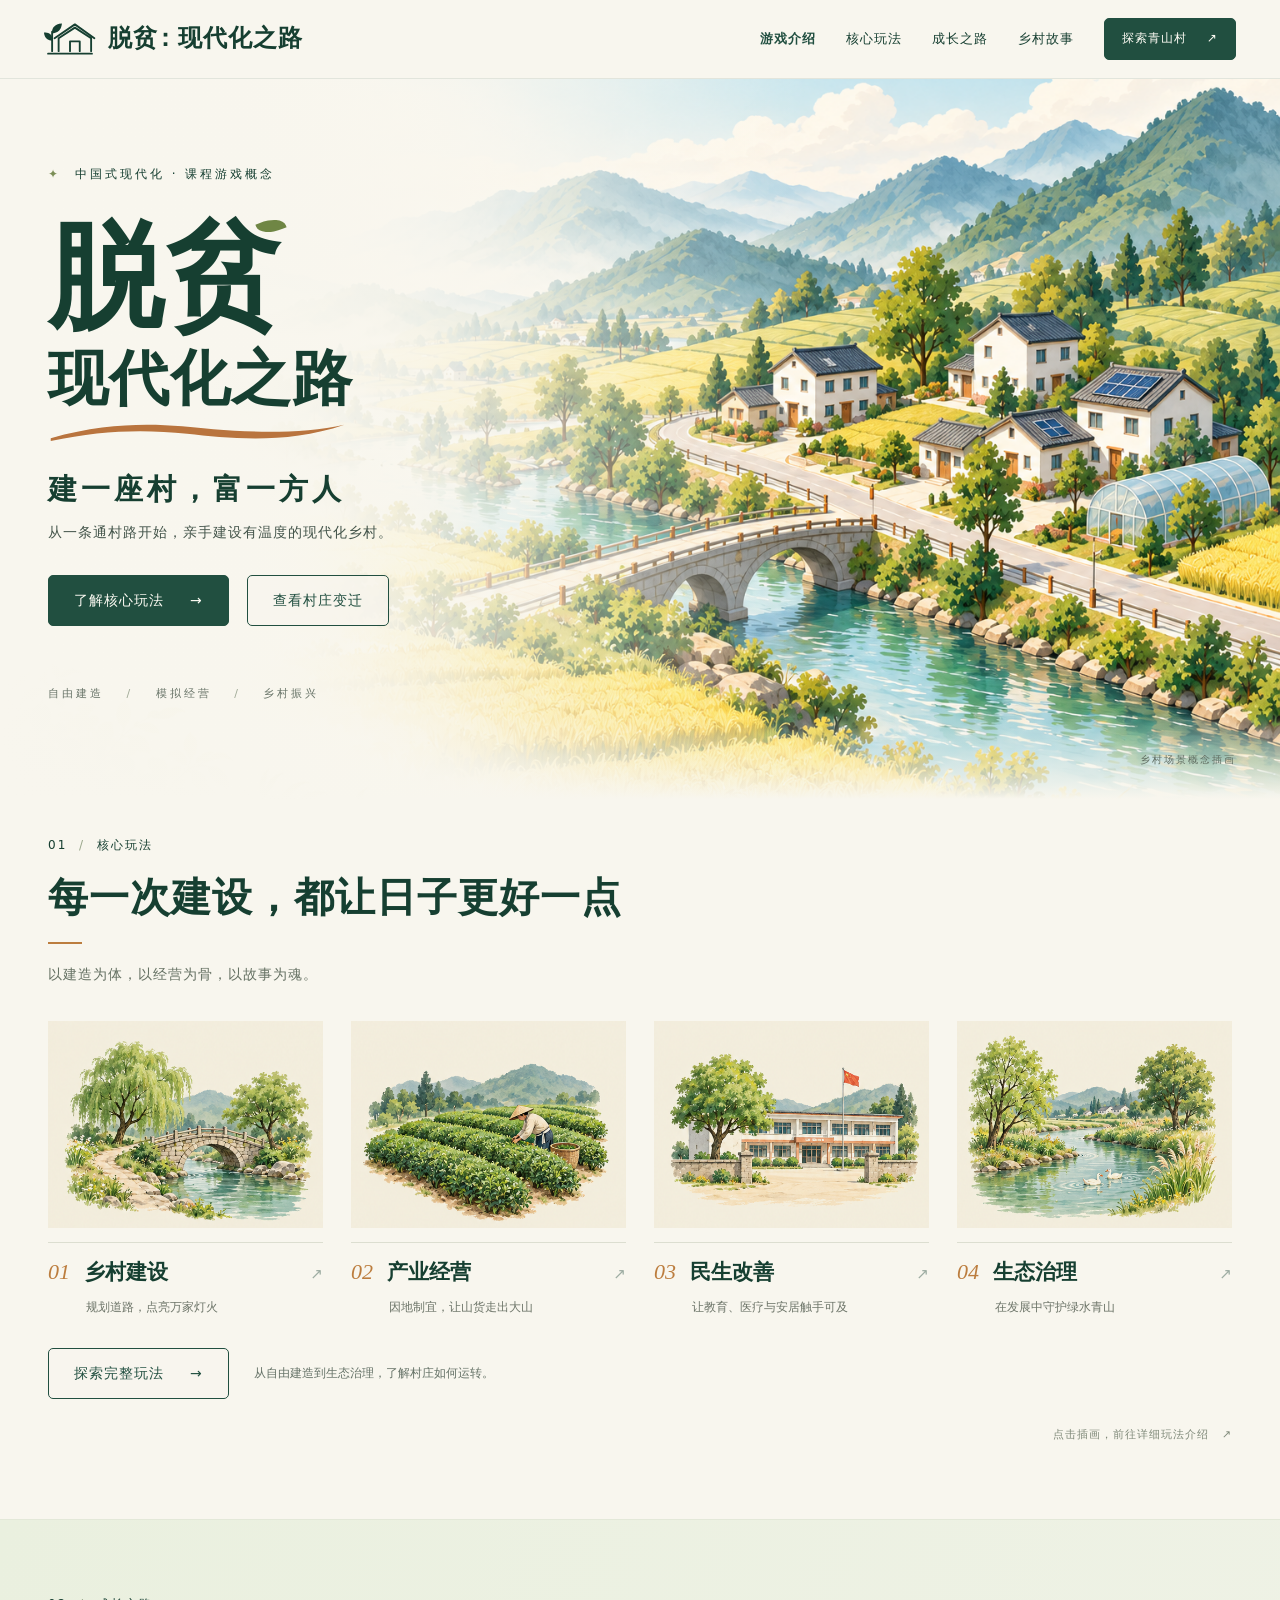
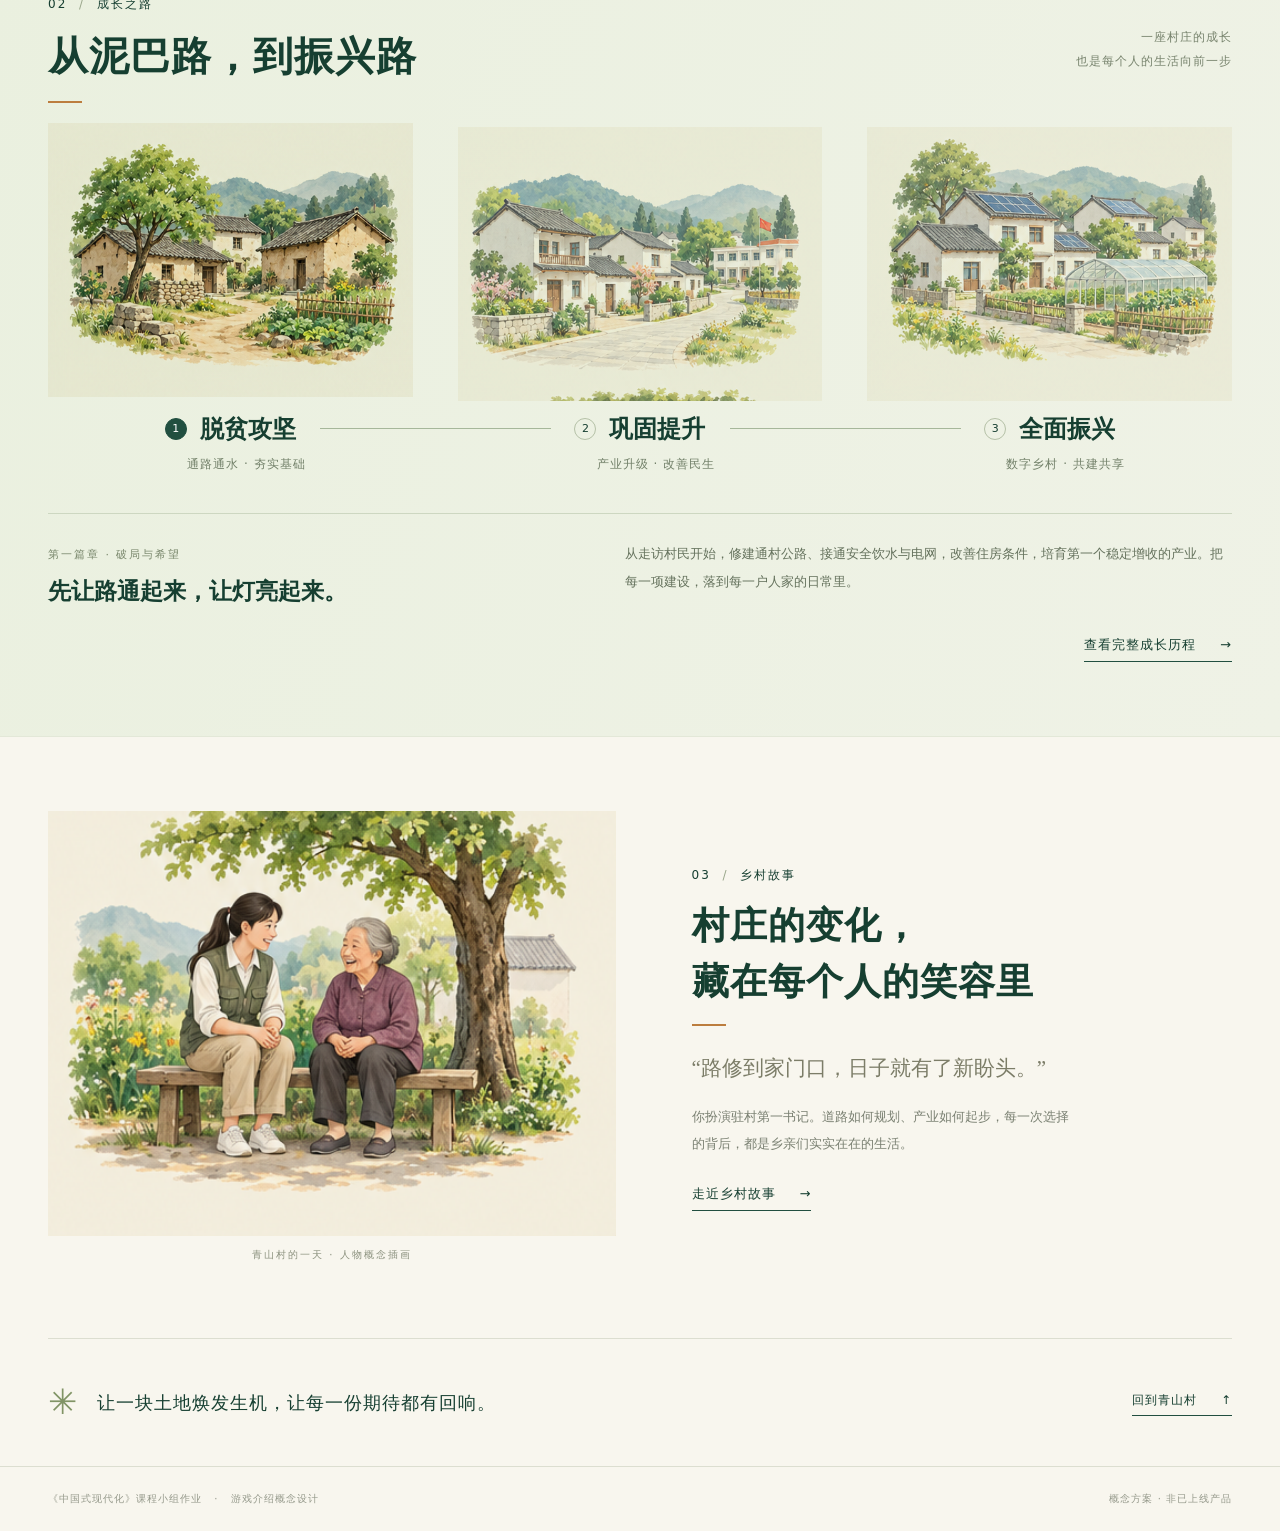
<file: index.html>
<!doctype html>
<html lang="zh-CN">
<head>
  <meta charset="UTF-8">
  <meta name="viewport" content="width=device-width, initial-scale=1">
  <meta name="theme-color" content="#214f40">
  <meta name="description" content="《脱贫：现代化之路》课程游戏概念介绍：从一条通村路开始，在自由建造与模拟经营中见证乡村振兴。">
  <title>脱贫：现代化之路｜建一座村，富一方人</title>
  <link rel="stylesheet" href="styles.css">
  <link rel="stylesheet" href="details.css">
  <script src="script.js" defer></script>
</head>
<body>
  <a class="skip-link" href="#main">跳到主要内容</a>
  <header class="site-header">
    <div class="nav-wrap">
      <a class="brand" href="#intro" aria-label="脱贫：现代化之路 首页">
        <svg viewBox="0 0 64 48" fill="none" aria-hidden="true"><path d="M18 39V23L38 10l20 13v16M13 23 38 6l24 17M32 39V27h12v12M5 42h54M10 39V15"/><path d="M10 26C0 26 0 16 0 16s12-1 10 10ZM10 17C22 17 22 5 22 5S9 5 10 17Z" fill="currentColor" stroke="none"/></svg>
        <span>脱贫<span class="brand-colon">：</span>现代化之路</span>
      </a>
      <button class="menu-toggle" type="button" aria-expanded="false" aria-controls="primary-nav" aria-label="打开导航"><span></span><span></span></button>
      <nav id="primary-nav" aria-label="主导航">
        <a href="#intro" aria-current="page">游戏介绍</a><a href="gameplay.html">核心玩法</a><a href="journey.html">成长之路</a><a href="stories.html">乡村故事</a>
        <a class="button nav-cta" href="journey.html">探索青山村 <span aria-hidden="true">↗</span></a>
      </nav>
    </div>
  </header>
  <main id="main">
    <section class="hero" id="intro" aria-labelledby="hero-title">
      <img class="hero-art" src="assets/hero-village.png" alt="群山环抱的青山村，白墙青瓦、稻田与河流相伴，石桥和通村路连接起新的生活" fetchpriority="high" width="1536" height="1024">
      <div class="hero-shade"></div>
      <div class="container hero-content">
        <p class="eyebrow"><span class="tiny-leaf" aria-hidden="true">✦</span> 中国式现代化 · 课程游戏概念</p>
        <h1 id="hero-title"><span class="title-main">脱贫<span class="title-leaf" aria-hidden="true"></span></span><span class="title-sub">现代化之路</span></h1>
        <svg class="brush" viewBox="0 0 330 22" aria-hidden="true"><path d="M3 19C81-3 137 5 182 9s101 5 144-5c-64 22-126 15-173 10S58 10 3 22Z" fill="currentColor"/></svg>
        <h2 class="hero-tagline">建一座村，富一方人</h2>
        <p class="hero-description">从一条通村路开始，<br class="mobile-break">亲手建设有温度的现代化乡村。</p>
        <div class="hero-actions"><a class="button" href="gameplay.html">了解核心玩法 <span aria-hidden="true">→</span></a><a class="button button-outline" href="journey.html">查看村庄变迁</a></div>
        <p class="hero-genres">自由建造 <i>/</i> 模拟经营 <i>/</i> 乡村振兴</p>
      </div>
      <span class="art-caption">乡村场景概念插画</span>
    </section>
    <section class="gameplay section-space" id="gameplay" aria-labelledby="gameplay-title">
      <div class="container">
        <p class="section-index">01 <span>/</span> 核心玩法</p>
        <h2 class="section-title" id="gameplay-title">每一次建设，<br class="mobile-break">都让日子更好一点</h2>
        <p class="section-intro">以建造为体，以经营为骨，以故事为魂。</p>
        <div class="gameplay-grid">
          <a class="gameplay-item" href="gameplay.html#build"><span class="scene scene-bridge" role="img" aria-label="通村石桥与道路"></span><span class="item-heading"><em>01</em><strong>乡村建设</strong><span class="item-arrow" aria-hidden="true">↗</span></span><span class="item-description">规划道路，点亮万家灯火</span></a>
          <a class="gameplay-item" href="gameplay.html#industry"><span class="scene scene-tea" role="img" aria-label="村民在茶园采茶"></span><span class="item-heading"><em>02</em><strong>产业经营</strong><span class="item-arrow" aria-hidden="true">↗</span></span><span class="item-description">因地制宜，让山货走出大山</span></a>
          <a class="gameplay-item" href="gameplay.html#people"><span class="scene scene-school" role="img" aria-label="乡村学校"></span><span class="item-heading"><em>03</em><strong>民生改善</strong><span class="item-arrow" aria-hidden="true">↗</span></span><span class="item-description">让教育、医疗与安居触手可及</span></a>
          <a class="gameplay-item" href="gameplay.html#ecology"><span class="scene scene-river" role="img" aria-label="清澈河流与生态护岸"></span><span class="item-heading"><em>04</em><strong>生态治理</strong><span class="item-arrow" aria-hidden="true">↗</span></span><span class="item-description">在发展中守护绿水青山</span></a>
        </div>
        <div class="module-action"><a class="button button-outline" href="gameplay.html">探索完整玩法 <span aria-hidden="true">→</span></a><p>从自由建造到生态治理，了解村庄如何运转。</p></div>
        <p class="interaction-hint">点击插画，前往详细玩法介绍 <span aria-hidden="true">↗</span></p>
      </div>
    </section>
    <section class="journey section-space" id="journey" aria-labelledby="journey-title">
      <div class="container">
        <div class="section-heading-row"><div><p class="section-index">02 <span>/</span> 成长之路</p><h2 class="section-title" id="journey-title">从泥巴路，到振兴路</h2></div><p class="journey-note">一座村庄的成长<br>也是每个人的生活向前一步</p></div>
        <div class="stage-tabs" role="tablist" aria-label="村庄成长阶段">
          <button class="stage" id="stage-0" role="tab" aria-selected="true" aria-controls="stage-panel" tabindex="0" data-stage="0"><span class="scene scene-early" role="img" aria-label="泥路连接着起步阶段的村舍"></span><span class="stage-line"><span class="stage-dot">1</span><strong>脱贫攻坚</strong></span><span class="stage-subtitle">通路通水 · 夯实基础</span></button>
          <button class="stage" id="stage-1" role="tab" aria-selected="false" aria-controls="stage-panel" tabindex="-1" data-stage="1"><span class="scene scene-improved" role="img" aria-label="道路硬化，村舍与学校得到改善"></span><span class="stage-line"><span class="stage-dot">2</span><strong>巩固提升</strong></span><span class="stage-subtitle">产业升级 · 改善民生</span></button>
          <button class="stage" id="stage-2" role="tab" aria-selected="false" aria-controls="stage-panel" tabindex="-1" data-stage="2"><span class="scene scene-modern" role="img" aria-label="现代乡村拥有温室与太阳能设施"></span><span class="stage-line"><span class="stage-dot">3</span><strong>全面振兴</strong></span><span class="stage-subtitle">数字乡村 · 共建共享</span></button>
        </div>
        <div class="stage-panel" id="stage-panel" role="tabpanel" aria-labelledby="stage-0" tabindex="0"><div><span class="panel-label" id="stage-label">第一篇章 · 破局与希望</span><h3 id="stage-title">先让路通起来，让灯亮起来。</h3></div><p id="stage-description">从走访村民开始，修建通村公路、接通安全饮水与电网，改善住房条件，培育第一个稳定增收的产业。把每一项建设，落到每一户人家的日常里。</p></div>
        <div class="stage-panel-action"><a class="text-link" href="journey.html">查看完整成长历程 <span aria-hidden="true">→</span></a></div>
      </div>
    </section>
    <section class="stories section-space" id="stories" aria-labelledby="stories-title">
      <div class="container story-grid"><div class="story-art"><div class="scene scene-story" role="img" aria-label="驻村工作者在树下倾听王奶奶的故事"></div><span class="story-art-caption">青山村的一天 · 人物概念插画</span></div><div class="story-copy"><p class="section-index">03 <span>/</span> 乡村故事</p><h2 class="section-title" id="stories-title">村庄的变化，<br>藏在每个人的笑容里</h2><blockquote>“路修到家门口，日子就有了新盼头。”</blockquote><p class="story-description">你扮演驻村第一书记。道路如何规划、产业如何起步，每一次选择的背后，都是乡亲们实实在在的生活。</p><a class="text-link" href="stories.html#road">走近乡村故事 <span aria-hidden="true">→</span></a></div></div>
    </section>
    <aside class="closing"><div class="container closing-inner"><span class="closing-mark" aria-hidden="true">✳</span><p>让一块土地焕发生机，<br class="mobile-break">让每一份期待都有回响。</p><a href="#intro" class="text-link">回到青山村 <span aria-hidden="true">↑</span></a></div></aside>
  </main>
  <footer class="site-footer"><div class="container footer-inner"><p>《中国式现代化》课程小组作业 <span>·</span> 游戏介绍概念设计</p><p>概念方案 · 非已上线产品</p></div></footer>

</body>
</html>
</file>
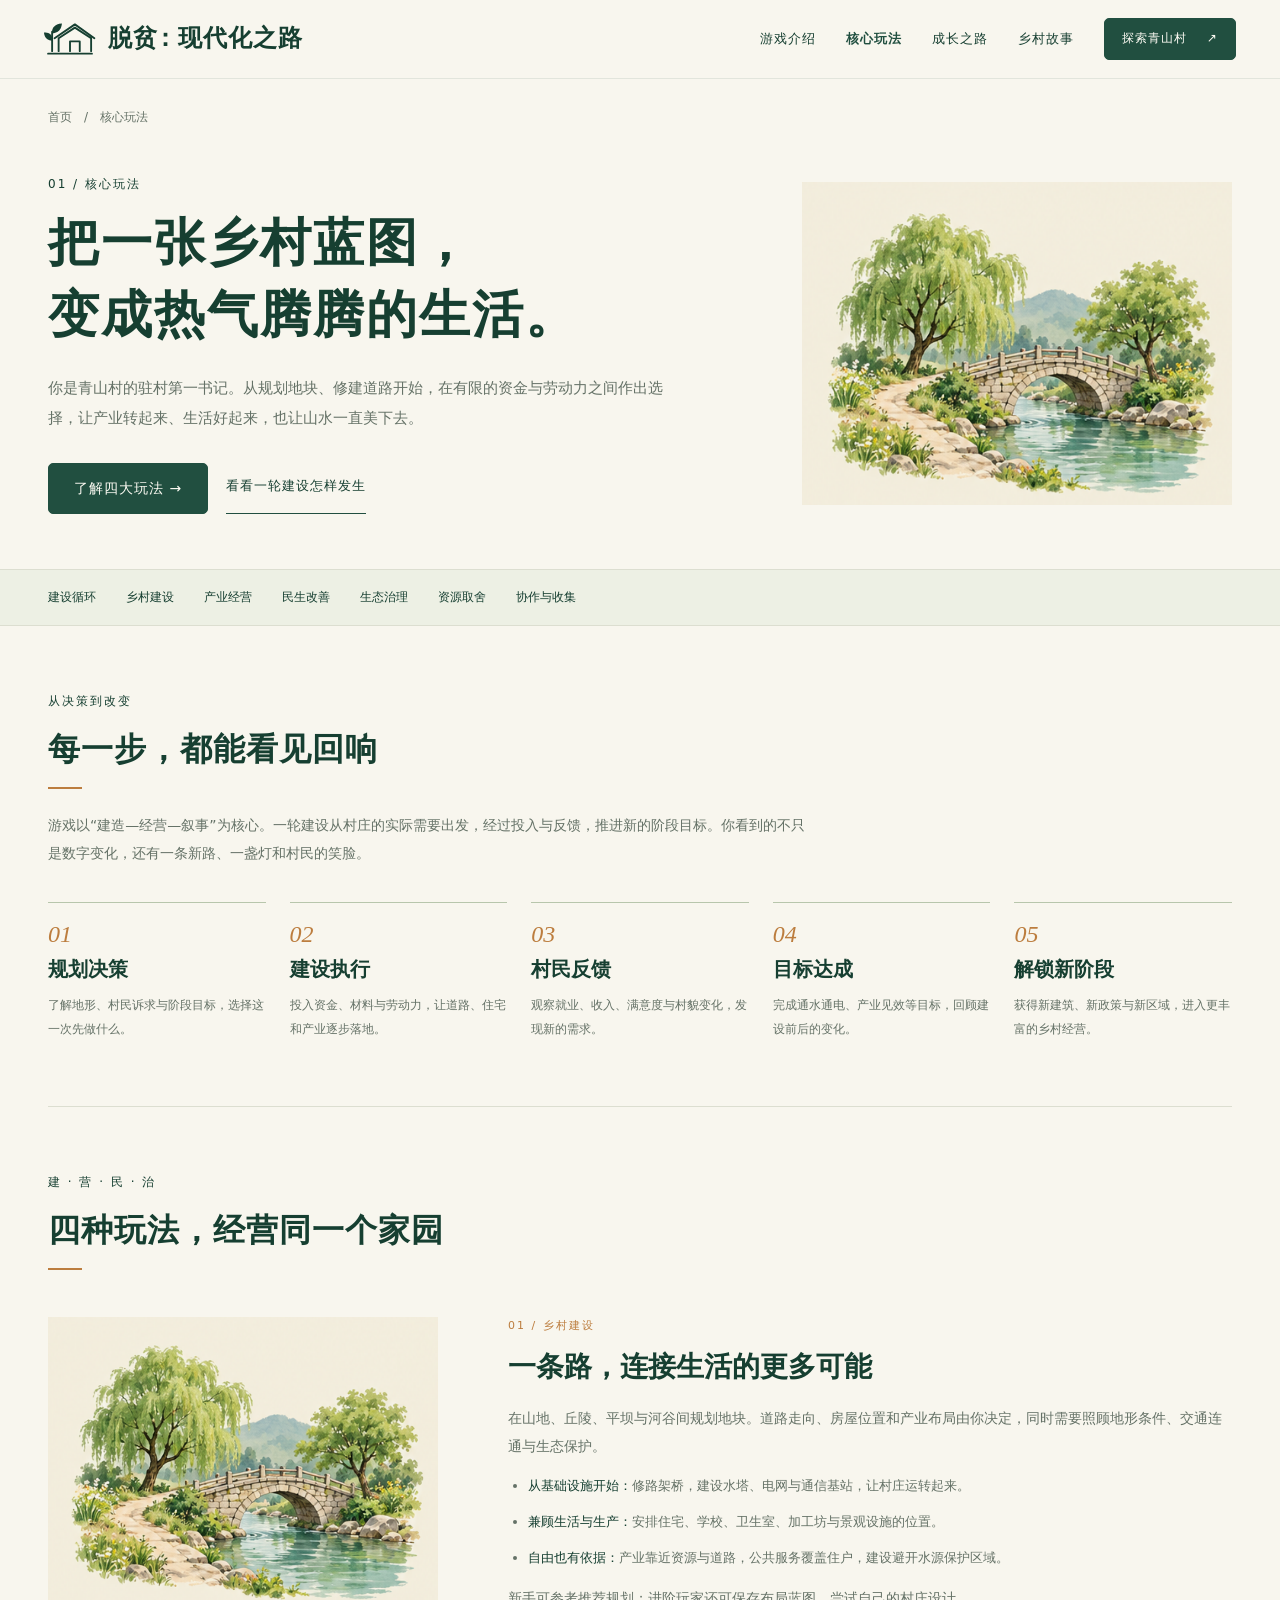
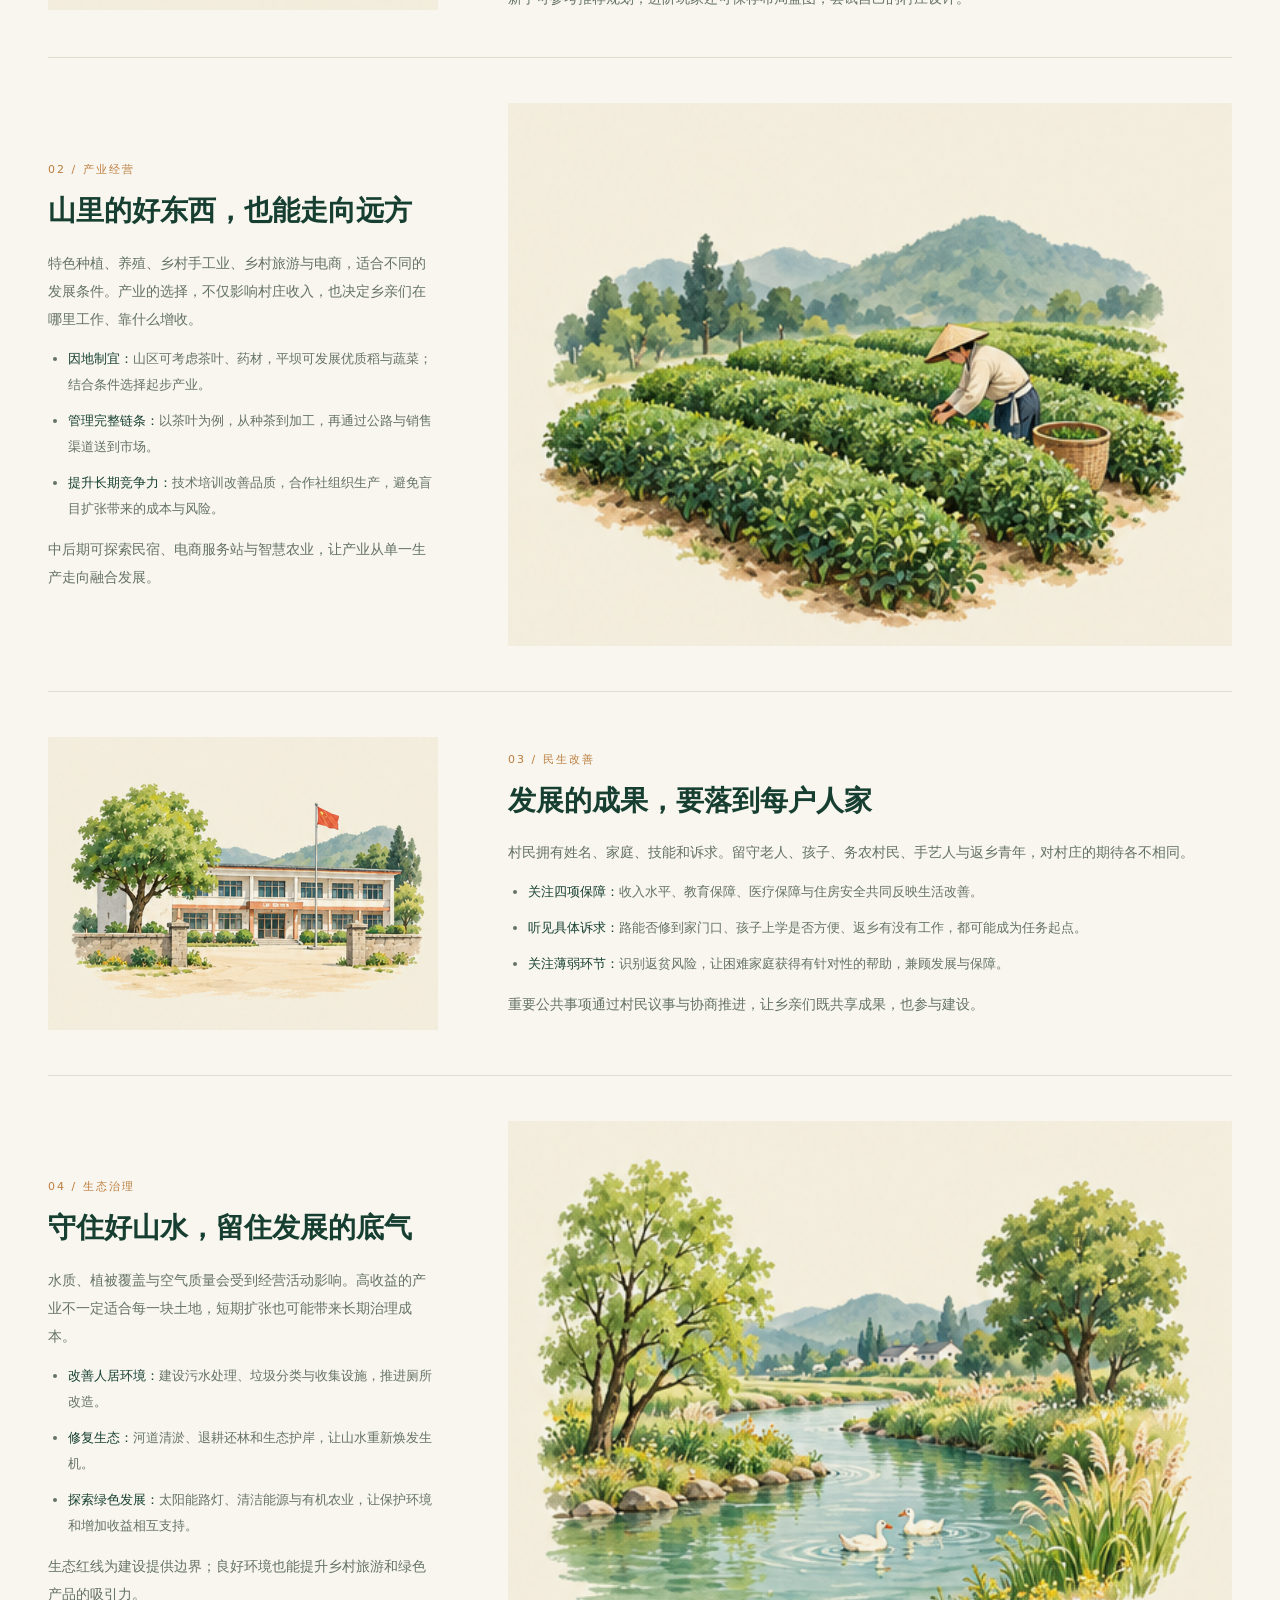
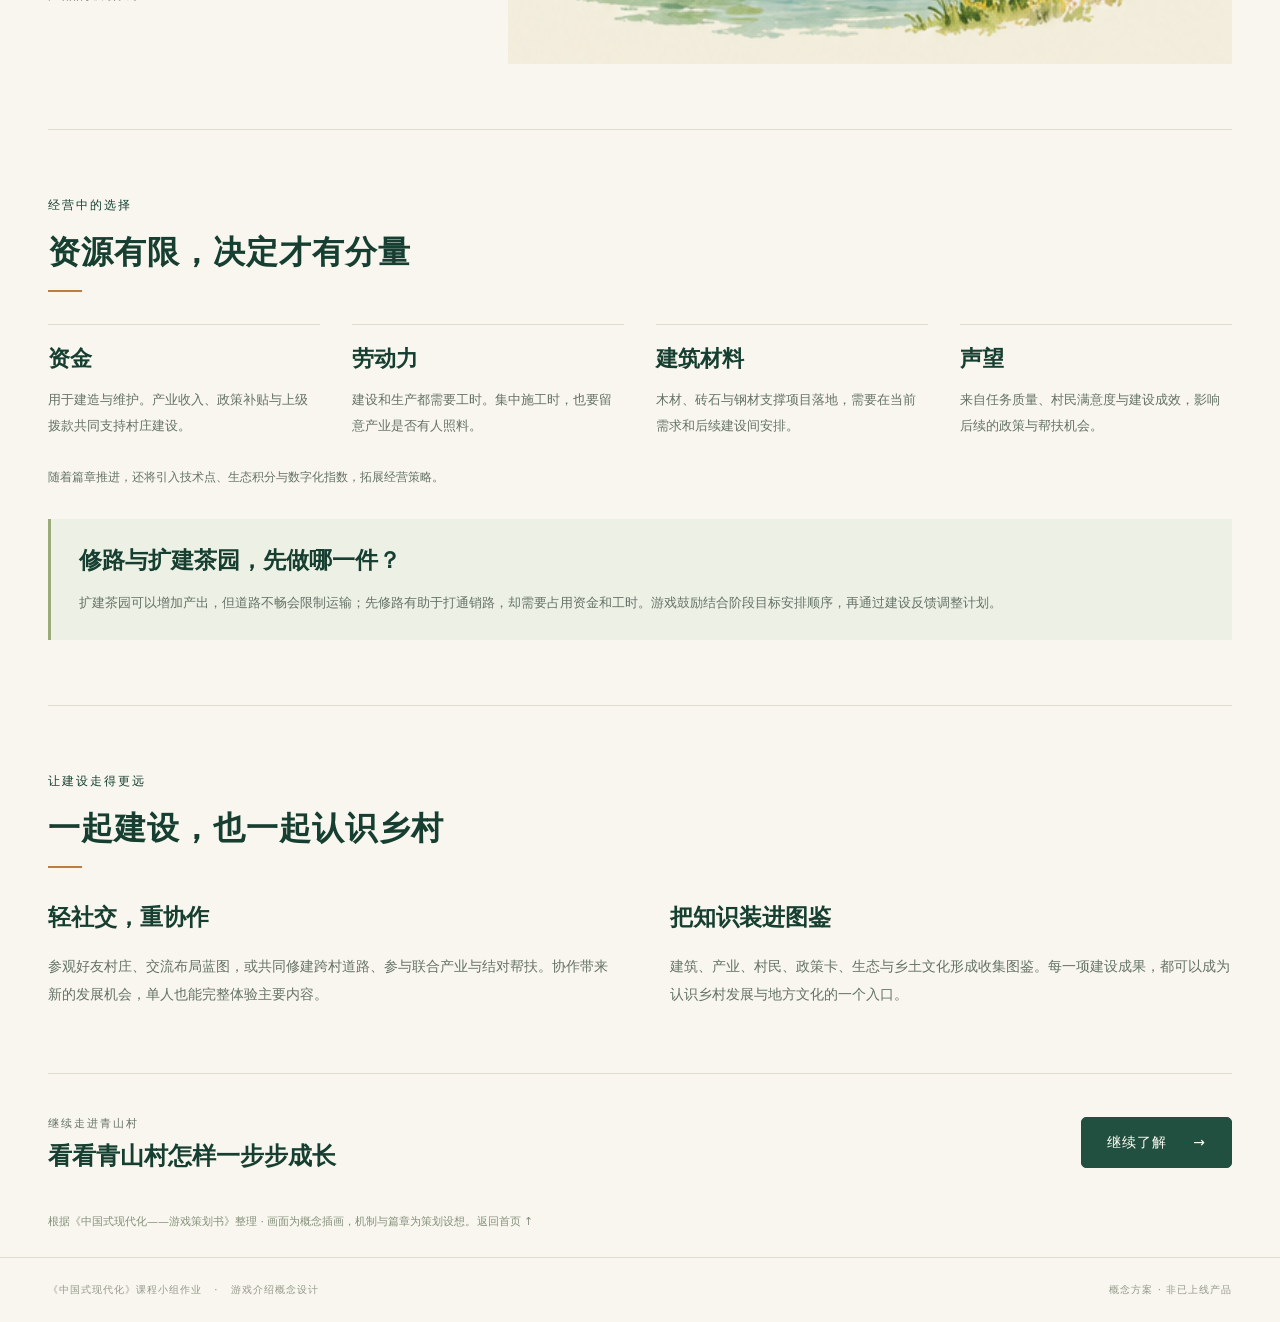
<file: gameplay.html>
<!doctype html>
<html lang="zh-CN">
<head>
  <meta charset="UTF-8">
  <meta name="viewport" content="width=device-width, initial-scale=1">
  <meta name="theme-color" content="#214f40">
  <meta name="description" content="详细了解《脱贫：现代化之路》的乡村建设、产业经营、民生改善与生态治理，以及资源取舍和建设循环。">
  <title>核心玩法｜脱贫：现代化之路</title>
  <link rel="stylesheet" href="styles.css">
  <link rel="stylesheet" href="details.css">
  <script src="script.js" defer></script>
</head>
<body>
  <a class="skip-link" href="#main">跳到主要内容</a>
  <header class="site-header">
    <div class="nav-wrap">
      <a class="brand" href="index.html#intro" aria-label="脱贫：现代化之路 首页">
        <svg viewBox="0 0 64 48" fill="none" aria-hidden="true"><path d="M18 39V23L38 10l20 13v16M13 23 38 6l24 17M32 39V27h12v12M5 42h54M10 39V15"/><path d="M10 26C0 26 0 16 0 16s12-1 10 10ZM10 17C22 17 22 5 22 5S9 5 10 17Z" fill="currentColor" stroke="none"/></svg>
        <span>脱贫<span class="brand-colon">：</span>现代化之路</span>
      </a>
      <button class="menu-toggle" type="button" aria-expanded="false" aria-controls="primary-nav" aria-label="打开导航"><span></span><span></span></button>
      <nav id="primary-nav" aria-label="主导航">
        <a href="index.html#intro">游戏介绍</a><a href="gameplay.html" aria-current="page">核心玩法</a><a href="journey.html">成长之路</a><a href="stories.html">乡村故事</a>
        <a class="button nav-cta" href="journey.html">探索青山村 <span aria-hidden="true">↗</span></a>
      </nav>
    </div>
  </header>
  <main id="main">
    <div class="container breadcrumb" aria-label="面包屑"><a href="index.html">首页</a><span aria-hidden="true">/</span><span>核心玩法</span></div>

    <section class="container detail-hero" aria-labelledby="page-title">
      <div><p class="section-index">01 / 核心玩法</p><h1 id="page-title">把一张乡村蓝图，<br>变成热气腾腾的生活。</h1><p>你是青山村的驻村第一书记。从规划地块、修建道路开始，在有限的资金与劳动力之间作出选择，让产业转起来、生活好起来，也让山水一直美下去。</p><div class="hero-actions"><a class="button" href="#modes">了解四大玩法 →</a><a class="text-link" href="#cycle">看看一轮建设怎样发生</a></div></div>
      <div class="scene scene-bridge" role="img" aria-label="连接乡村的道路和石桥"></div>
    </section>
    <nav class="page-toc" aria-label="玩法页目录"><div class="container"><a href="#cycle">建设循环</a><a href="#build">乡村建设</a><a href="#industry">产业经营</a><a href="#people">民生改善</a><a href="#ecology">生态治理</a><a href="#resources">资源取舍</a><a href="#together">协作与收集</a></div></nav>
    <div class="container">
      <section class="detail-section" id="cycle" aria-labelledby="cycle-title"><p class="section-index">从决策到改变</p><h2 class="section-title" id="cycle-title">每一步，都能看见回响</h2><p class="lead-copy">游戏以“建造—经营—叙事”为核心。一轮建设从村庄的实际需要出发，经过投入与反馈，推进新的阶段目标。你看到的不只是数字变化，还有一条新路、一盏灯和村民的笑脸。</p>
        <ol class="cycle-list"><li><h3>规划决策</h3><p>了解地形、村民诉求与阶段目标，选择这一次先做什么。</p></li><li><h3>建设执行</h3><p>投入资金、材料与劳动力，让道路、住宅和产业逐步落地。</p></li><li><h3>村民反馈</h3><p>观察就业、收入、满意度与村貌变化，发现新的需求。</p></li><li><h3>目标达成</h3><p>完成通水通电、产业见效等目标，回顾建设前后的变化。</p></li><li><h3>解锁新阶段</h3><p>获得新建筑、新政策与新区域，进入更丰富的乡村经营。</p></li></ol>
      </section>
      <section class="detail-section" id="modes" aria-labelledby="modes-title"><p class="section-index">建 · 营 · 民 · 治</p><h2 class="section-title" id="modes-title">四种玩法，经营同一个家园</h2>
        <article class="mode-row" id="build"><div class="mode-art scene scene-bridge" role="img" aria-label="石桥与乡村道路"></div><div><p class="mini-label">01 / 乡村建设</p><h3>一条路，连接生活的更多可能</h3><p>在山地、丘陵、平坝与河谷间规划地块。道路走向、房屋位置和产业布局由你决定，同时需要照顾地形条件、交通连通与生态保护。</p><ul><li><strong>从基础设施开始：</strong>修路架桥，建设水塔、电网与通信基站，让村庄运转起来。</li><li><strong>兼顾生活与生产：</strong>安排住宅、学校、卫生室、加工坊与景观设施的位置。</li><li><strong>自由也有依据：</strong>产业靠近资源与道路，公共服务覆盖住户，建设避开水源保护区域。</li></ul><p>新手可参考推荐规划；进阶玩家还可保存布局蓝图，尝试自己的村庄设计。</p></div></article>
        <article class="mode-row" id="industry"><div class="mode-art scene scene-tea" role="img" aria-label="村民在茶园采收"></div><div><p class="mini-label">02 / 产业经营</p><h3>山里的好东西，也能走向远方</h3><p>特色种植、养殖、乡村手工业、乡村旅游与电商，适合不同的发展条件。产业的选择，不仅影响村庄收入，也决定乡亲们在哪里工作、靠什么增收。</p><ul><li><strong>因地制宜：</strong>山区可考虑茶叶、药材，平坝可发展优质稻与蔬菜；结合条件选择起步产业。</li><li><strong>管理完整链条：</strong>以茶叶为例，从种茶到加工，再通过公路与销售渠道送到市场。</li><li><strong>提升长期竞争力：</strong>技术培训改善品质，合作社组织生产，避免盲目扩张带来的成本与风险。</li></ul><p>中后期可探索民宿、电商服务站与智慧农业，让产业从单一生产走向融合发展。</p></div></article>
        <article class="mode-row" id="people"><div class="mode-art scene scene-school" role="img" aria-label="村里的学校"></div><div><p class="mini-label">03 / 民生改善</p><h3>发展的成果，要落到每户人家</h3><p>村民拥有姓名、家庭、技能和诉求。留守老人、孩子、务农村民、手艺人与返乡青年，对村庄的期待各不相同。</p><ul><li><strong>关注四项保障：</strong>收入水平、教育保障、医疗保障与住房安全共同反映生活改善。</li><li><strong>听见具体诉求：</strong>路能否修到家门口、孩子上学是否方便、返乡有没有工作，都可能成为任务起点。</li><li><strong>关注薄弱环节：</strong>识别返贫风险，让困难家庭获得有针对性的帮助，兼顾发展与保障。</li></ul><p>重要公共事项通过村民议事与协商推进，让乡亲们既共享成果，也参与建设。</p></div></article>
        <article class="mode-row" id="ecology"><div class="mode-art scene scene-river" role="img" aria-label="清澈河流与生态护岸"></div><div><p class="mini-label">04 / 生态治理</p><h3>守住好山水，留住发展的底气</h3><p>水质、植被覆盖与空气质量会受到经营活动影响。高收益的产业不一定适合每一块土地，短期扩张也可能带来长期治理成本。</p><ul><li><strong>改善人居环境：</strong>建设污水处理、垃圾分类与收集设施，推进厕所改造。</li><li><strong>修复生态：</strong>河道清淤、退耕还林和生态护岸，让山水重新焕发生机。</li><li><strong>探索绿色发展：</strong>太阳能路灯、清洁能源与有机农业，让保护环境和增加收益相互支持。</li></ul><p>生态红线为建设提供边界；良好环境也能提升乡村旅游和绿色产品的吸引力。</p></div></article>
      </section>
      <section class="detail-section" id="resources" aria-labelledby="resources-title"><p class="section-index">经营中的选择</p><h2 class="section-title" id="resources-title">资源有限，决定才有分量</h2><div class="resource-grid"><article><h3>资金</h3><p>用于建造与维护。产业收入、政策补贴与上级拨款共同支持村庄建设。</p></article><article><h3>劳动力</h3><p>建设和生产都需要工时。集中施工时，也要留意产业是否有人照料。</p></article><article><h3>建筑材料</h3><p>木材、砖石与钢材支撑项目落地，需要在当前需求和后续建设间安排。</p></article><article><h3>声望</h3><p>来自任务质量、村民满意度与建设成效，影响后续的政策与帮扶机会。</p></article></div><p class="resource-extra">随着篇章推进，还将引入技术点、生态积分与数字化指数，拓展经营策略。</p><aside class="example-box"><h3>修路与扩建茶园，先做哪一件？</h3><p>扩建茶园可以增加产出，但道路不畅会限制运输；先修路有助于打通销路，却需要占用资金和工时。游戏鼓励结合阶段目标安排顺序，再通过建设反馈调整计划。</p></aside></section>
      <section class="detail-section" id="together" aria-labelledby="together-title"><p class="section-index">让建设走得更远</p><h2 class="section-title" id="together-title">一起建设，也一起认识乡村</h2><div class="split-content"><article><h3>轻社交，重协作</h3><p>参观好友村庄、交流布局蓝图，或共同修建跨村道路、参与联合产业与结对帮扶。协作带来新的发展机会，单人也能完整体验主要内容。</p></article><article><h3>把知识装进图鉴</h3><p>建筑、产业、村民、政策卡、生态与乡土文化形成收集图鉴。每一项建设成果，都可以成为认识乡村发展与地方文化的一个入口。</p></article></div></section>
    </div>

    <div class="container"><div class="next-module"><div><span>继续走进青山村</span><p>看看青山村怎样一步步成长</p></div><a class="button" href="journey.html">继续了解 <span aria-hidden="true">→</span></a></div><p class="source-note">根据《中国式现代化——游戏策划书》整理 · 画面为概念插画，机制与篇章为策划设想。<a href="index.html">返回首页 ↑</a></p></div>
  </main>
  <footer class="site-footer"><div class="container footer-inner"><p>《中国式现代化》课程小组作业 <span>·</span> 游戏介绍概念设计</p><p>概念方案 · 非已上线产品</p></div></footer>
</body>
</html>
</file>
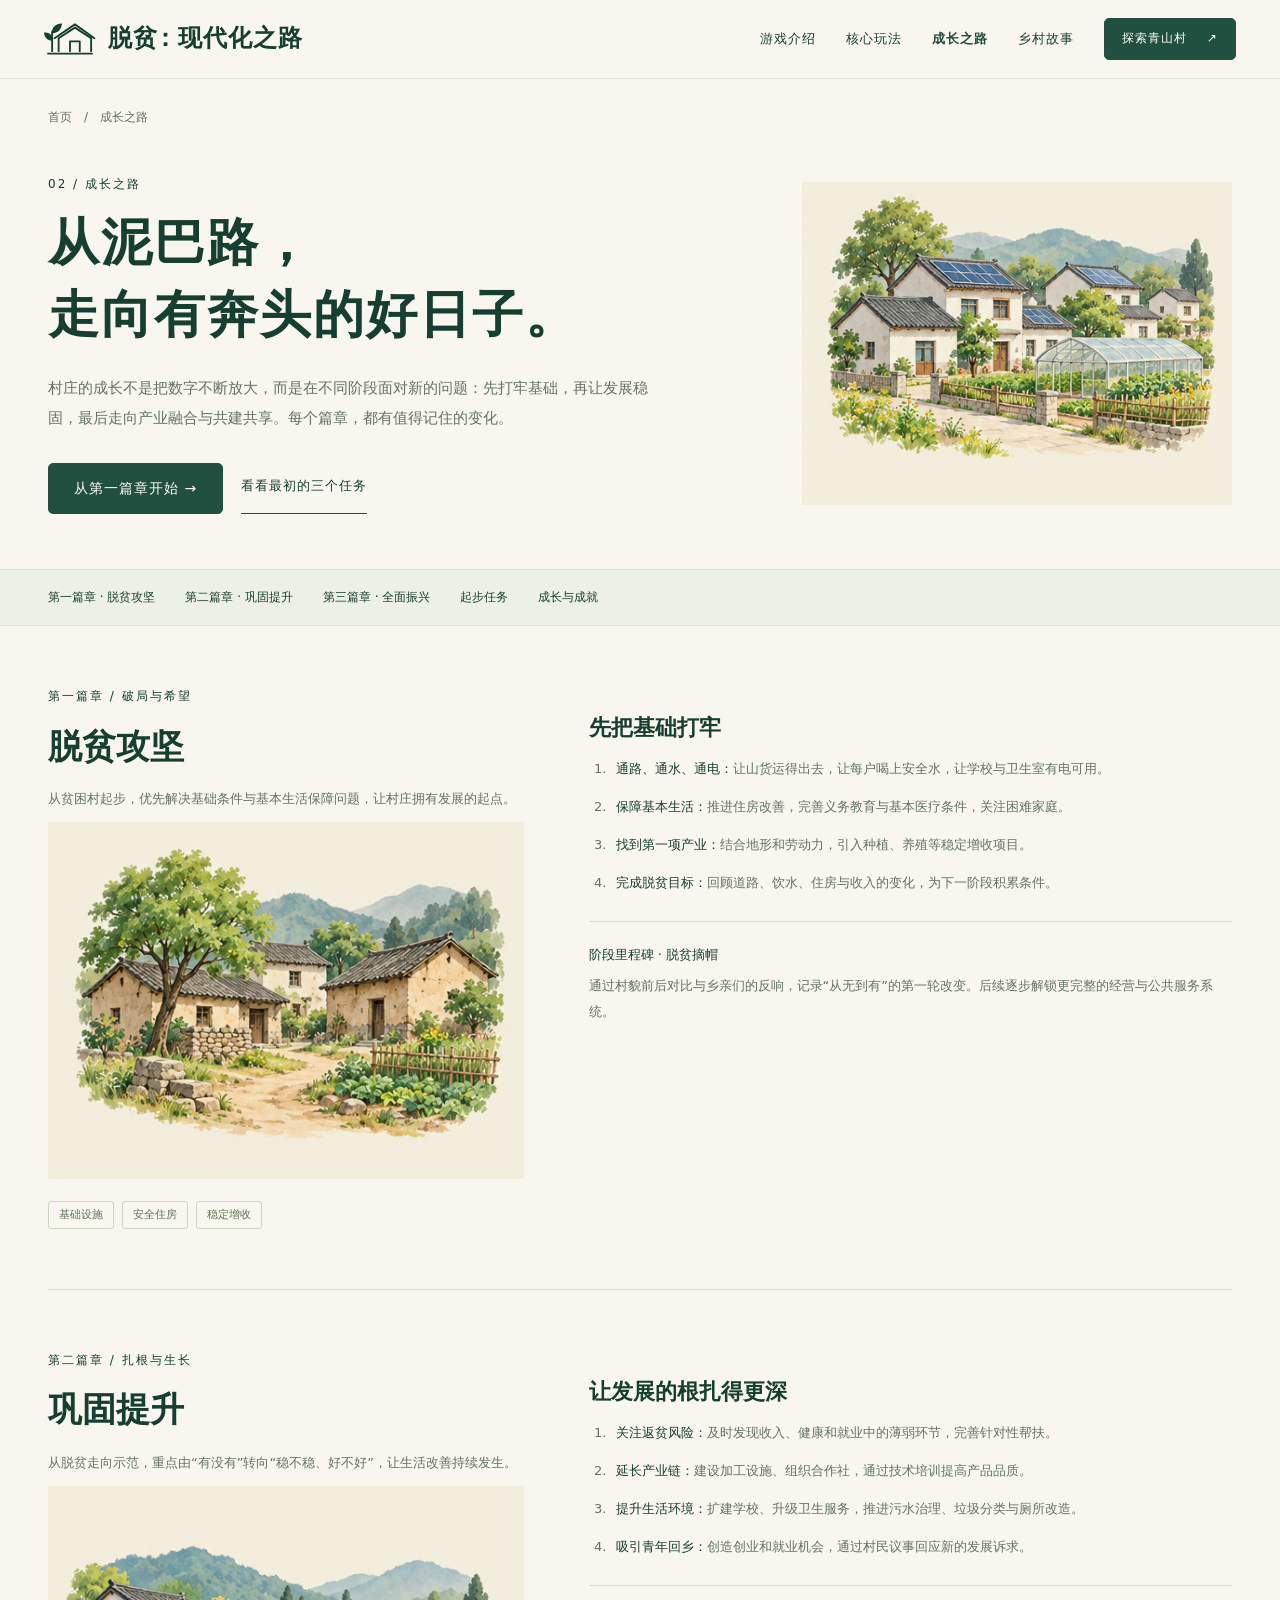
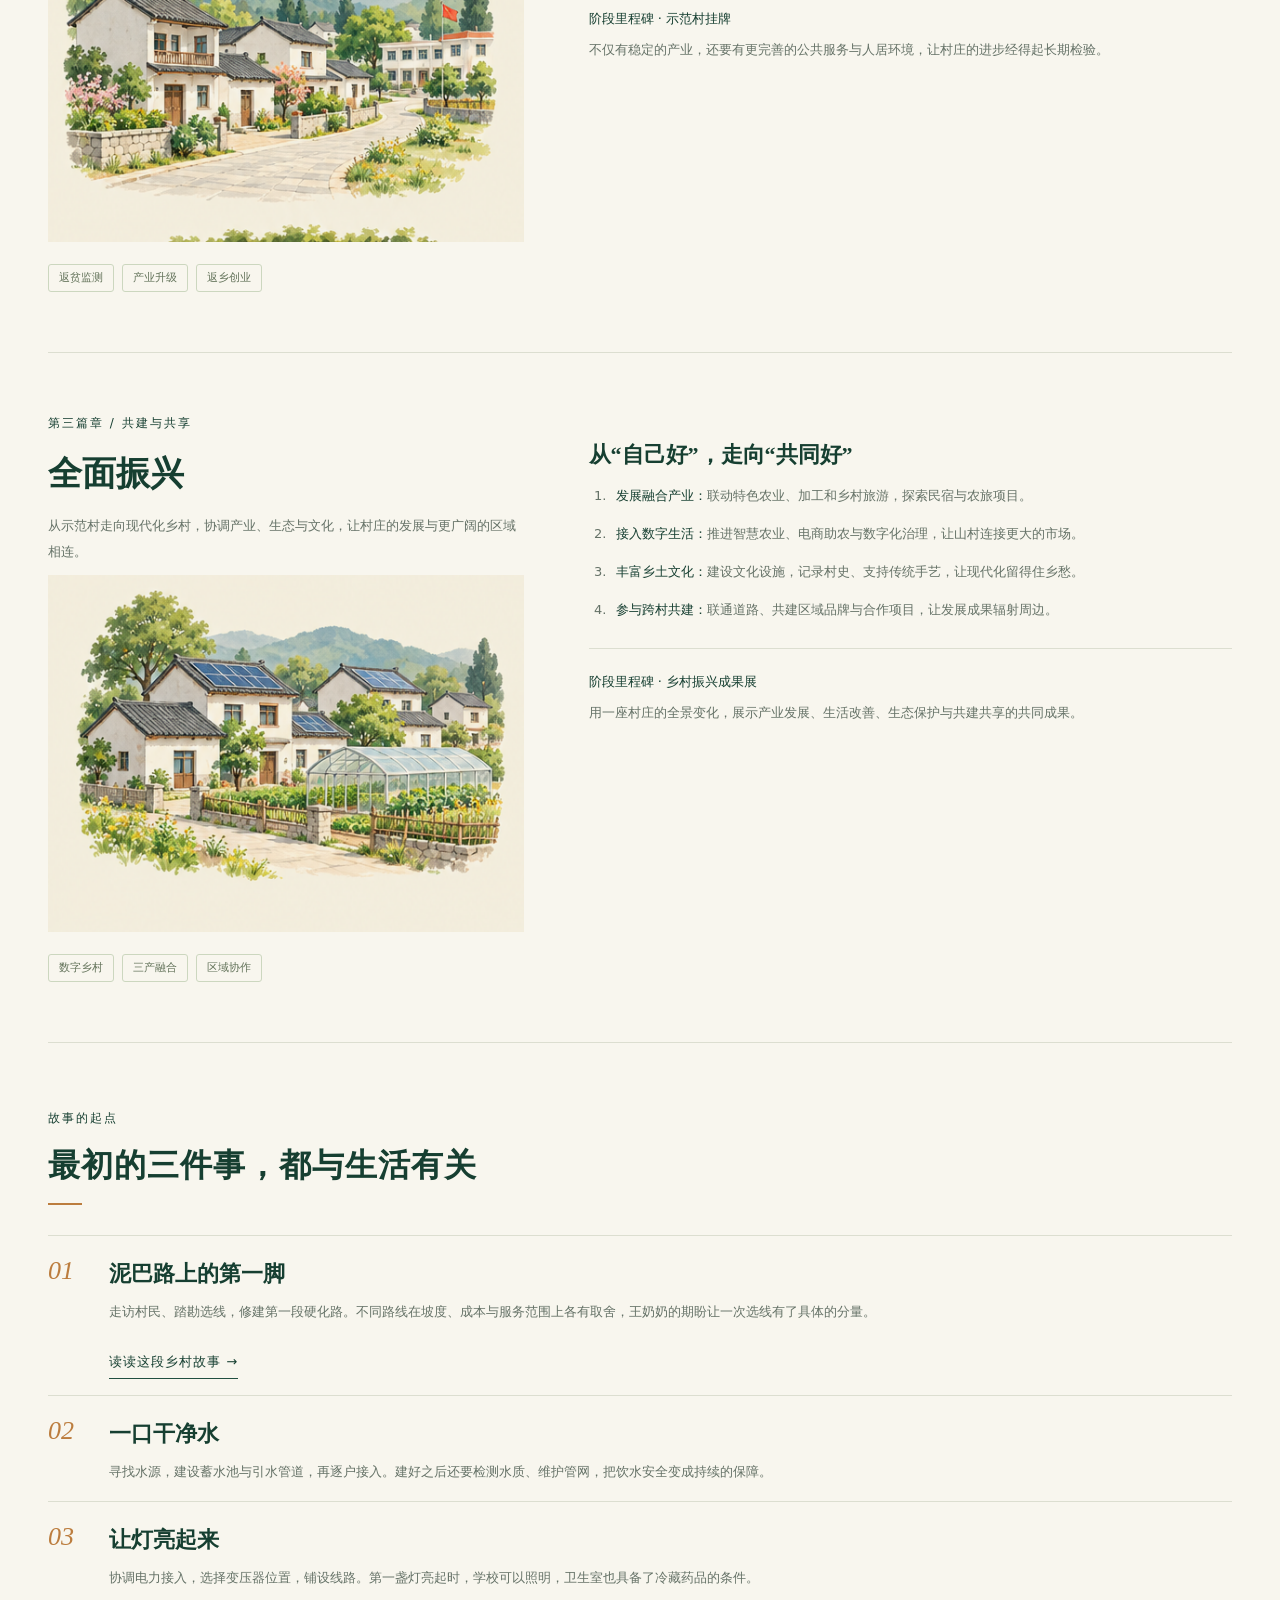
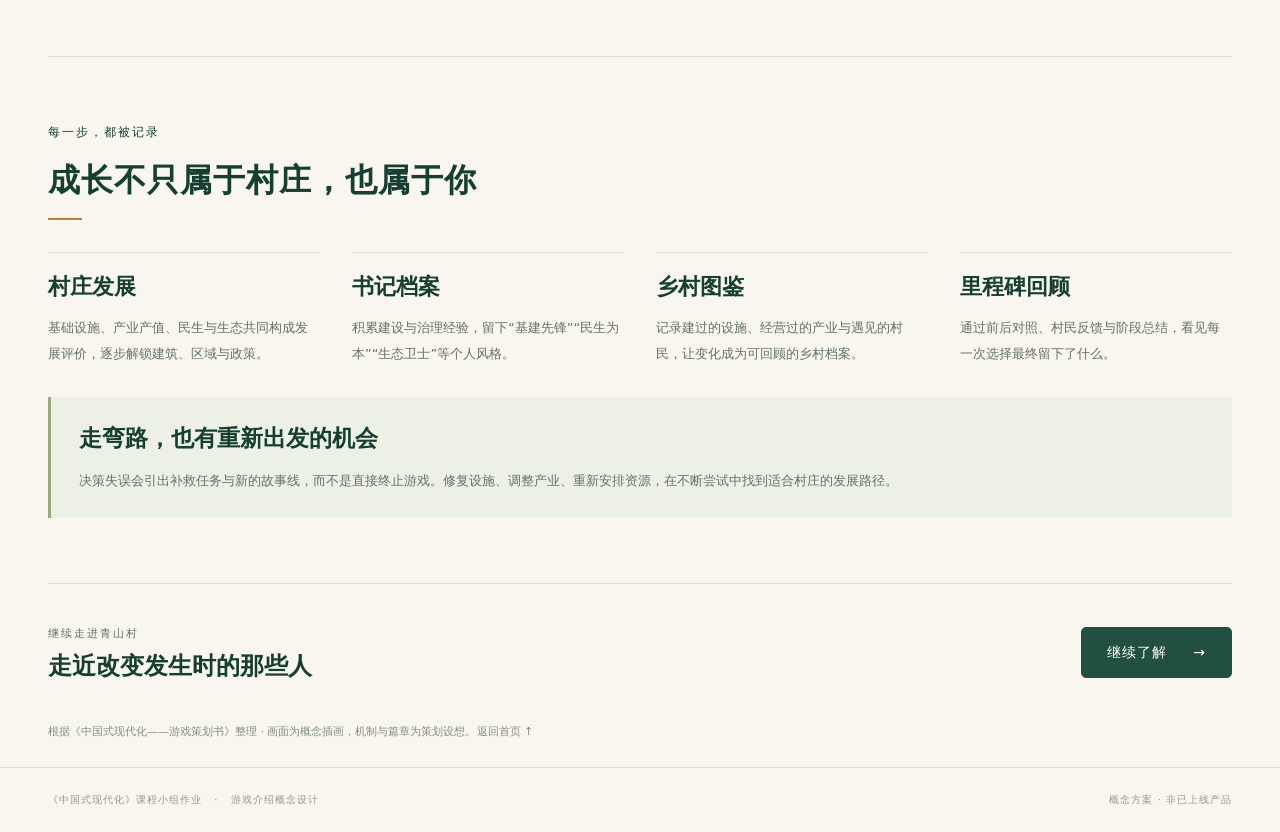
<file: journey.html>
<!doctype html>
<html lang="zh-CN">
<head>
  <meta charset="UTF-8">
  <meta name="viewport" content="width=device-width, initial-scale=1">
  <meta name="theme-color" content="#214f40">
  <meta name="description" content="从脱贫攻坚、巩固提升到全面振兴，了解青山村的三篇章成长目标、建设任务与发展里程碑。">
  <title>成长之路｜脱贫：现代化之路</title>
  <link rel="stylesheet" href="styles.css">
  <link rel="stylesheet" href="details.css">
  <script src="script.js" defer></script>
</head>
<body>
  <a class="skip-link" href="#main">跳到主要内容</a>
  <header class="site-header">
    <div class="nav-wrap">
      <a class="brand" href="index.html#intro" aria-label="脱贫：现代化之路 首页">
        <svg viewBox="0 0 64 48" fill="none" aria-hidden="true"><path d="M18 39V23L38 10l20 13v16M13 23 38 6l24 17M32 39V27h12v12M5 42h54M10 39V15"/><path d="M10 26C0 26 0 16 0 16s12-1 10 10ZM10 17C22 17 22 5 22 5S9 5 10 17Z" fill="currentColor" stroke="none"/></svg>
        <span>脱贫<span class="brand-colon">：</span>现代化之路</span>
      </a>
      <button class="menu-toggle" type="button" aria-expanded="false" aria-controls="primary-nav" aria-label="打开导航"><span></span><span></span></button>
      <nav id="primary-nav" aria-label="主导航">
        <a href="index.html#intro">游戏介绍</a><a href="gameplay.html">核心玩法</a><a href="journey.html" aria-current="page">成长之路</a><a href="stories.html">乡村故事</a>
        <a class="button nav-cta" href="journey.html">探索青山村 <span aria-hidden="true">↗</span></a>
      </nav>
    </div>
  </header>
  <main id="main">
    <div class="container breadcrumb" aria-label="面包屑"><a href="index.html">首页</a><span aria-hidden="true">/</span><span>成长之路</span></div>

    <section class="container detail-hero" aria-labelledby="page-title"><div><p class="section-index">02 / 成长之路</p><h1 id="page-title">从泥巴路，<br>走向有奔头的好日子。</h1><p>村庄的成长不是把数字不断放大，而是在不同阶段面对新的问题：先打牢基础，再让发展稳固，最后走向产业融合与共建共享。每个篇章，都有值得记住的变化。</p><div class="hero-actions"><a class="button" href="#chapter-one">从第一篇章开始 →</a><a class="text-link" href="#first-tasks">看看最初的三个任务</a></div></div><div class="scene scene-modern" role="img" aria-label="拥有温室与太阳能设施的现代乡村"></div></section>
    <nav class="page-toc" aria-label="成长页目录"><div class="container"><a href="#chapter-one">第一篇章 · 脱贫攻坚</a><a href="#chapter-two">第二篇章 · 巩固提升</a><a href="#chapter-three">第三篇章 · 全面振兴</a><a href="#first-tasks">起步任务</a><a href="#growth">成长与成就</a></div></nav>
    <div class="container">
      <section class="chapter" id="chapter-one" aria-labelledby="chapter-one-title"><div class="chapter-art"><p class="section-index">第一篇章 / 破局与希望</p><h2 id="chapter-one-title">脱贫攻坚</h2><p class="chapter-summary">从贫困村起步，优先解决基础条件与基本生活保障问题，让村庄拥有发展的起点。</p><div class="scene scene-early" role="img" aria-label="起步阶段的村舍与泥路"></div><div class="chapter-tags"><span>基础设施</span><span>安全住房</span><span>稳定增收</span></div></div><div><h3>先把基础打牢</h3><ol><li><strong>通路、通水、通电：</strong>让山货运得出去，让每户喝上安全水，让学校与卫生室有电可用。</li><li><strong>保障基本生活：</strong>推进住房改善，完善义务教育与基本医疗条件，关注困难家庭。</li><li><strong>找到第一项产业：</strong>结合地形和劳动力，引入种植、养殖等稳定增收项目。</li><li><strong>完成脱贫目标：</strong>回顾道路、饮水、住房与收入的变化，为下一阶段积累条件。</li></ol><div class="chapter-goal"><strong>阶段里程碑 · 脱贫摘帽</strong>通过村貌前后对比与乡亲们的反响，记录“从无到有”的第一轮改变。后续逐步解锁更完整的经营与公共服务系统。</div></div></section>
      <section class="chapter" id="chapter-two" aria-labelledby="chapter-two-title"><div class="chapter-art"><p class="section-index">第二篇章 / 扎根与生长</p><h2 id="chapter-two-title">巩固提升</h2><p class="chapter-summary">从脱贫走向示范，重点由“有没有”转向“稳不稳、好不好”，让生活改善持续发生。</p><div class="scene scene-improved" role="img" aria-label="修好道路并改善公共服务的村庄"></div><div class="chapter-tags"><span>返贫监测</span><span>产业升级</span><span>返乡创业</span></div></div><div><h3>让发展的根扎得更深</h3><ol><li><strong>关注返贫风险：</strong>及时发现收入、健康和就业中的薄弱环节，完善针对性帮扶。</li><li><strong>延长产业链：</strong>建设加工设施、组织合作社，通过技术培训提高产品品质。</li><li><strong>提升生活环境：</strong>扩建学校、升级卫生服务，推进污水治理、垃圾分类与厕所改造。</li><li><strong>吸引青年回乡：</strong>创造创业和就业机会，通过村民议事回应新的发展诉求。</li></ol><div class="chapter-goal"><strong>阶段里程碑 · 示范村挂牌</strong>不仅有稳定的产业，还要有更完善的公共服务与人居环境，让村庄的进步经得起长期检验。</div></div></section>
      <section class="chapter" id="chapter-three" aria-labelledby="chapter-three-title"><div class="chapter-art"><p class="section-index">第三篇章 / 共建与共享</p><h2 id="chapter-three-title">全面振兴</h2><p class="chapter-summary">从示范村走向现代化乡村，协调产业、生态与文化，让村庄的发展与更广阔的区域相连。</p><div class="scene scene-modern" role="img" aria-label="数字农业与绿色能源融入村庄"></div><div class="chapter-tags"><span>数字乡村</span><span>三产融合</span><span>区域协作</span></div></div><div><h3>从“自己好”，走向“共同好”</h3><ol><li><strong>发展融合产业：</strong>联动特色农业、加工和乡村旅游，探索民宿与农旅项目。</li><li><strong>接入数字生活：</strong>推进智慧农业、电商助农与数字化治理，让山村连接更大的市场。</li><li><strong>丰富乡土文化：</strong>建设文化设施，记录村史、支持传统手艺，让现代化留得住乡愁。</li><li><strong>参与跨村共建：</strong>联通道路、共建区域品牌与合作项目，让发展成果辐射周边。</li></ol><div class="chapter-goal"><strong>阶段里程碑 · 乡村振兴成果展</strong>用一座村庄的全景变化，展示产业发展、生活改善、生态保护与共建共享的共同成果。</div></div></section>
      <section class="detail-section" id="first-tasks" aria-labelledby="tasks-title"><p class="section-index">故事的起点</p><h2 class="section-title" id="tasks-title">最初的三件事，都与生活有关</h2><div class="task-list"><article><em>01</em><div><h3>泥巴路上的第一脚</h3><p>走访村民、踏勘选线，修建第一段硬化路。不同路线在坡度、成本与服务范围上各有取舍，王奶奶的期盼让一次选线有了具体的分量。</p><a class="text-link module-link" href="stories.html#road">读读这段乡村故事 →</a></div></article><article><em>02</em><div><h3>一口干净水</h3><p>寻找水源，建设蓄水池与引水管道，再逐户接入。建好之后还要检测水质、维护管网，把饮水安全变成持续的保障。</p></div></article><article><em>03</em><div><h3>让灯亮起来</h3><p>协调电力接入，选择变压器位置，铺设线路。第一盏灯亮起时，学校可以照明，卫生室也具备了冷藏药品的条件。</p></div></article></div></section>
      <section class="detail-section" id="growth" aria-labelledby="growth-title"><p class="section-index">每一步，都被记录</p><h2 class="section-title" id="growth-title">成长不只属于村庄，也属于你</h2><div class="resource-grid"><article><h3>村庄发展</h3><p>基础设施、产业产值、民生与生态共同构成发展评价，逐步解锁建筑、区域与政策。</p></article><article><h3>书记档案</h3><p>积累建设与治理经验，留下“基建先锋”“民生为本”“生态卫士”等个人风格。</p></article><article><h3>乡村图鉴</h3><p>记录建过的设施、经营过的产业与遇见的村民，让变化成为可回顾的乡村档案。</p></article><article><h3>里程碑回顾</h3><p>通过前后对照、村民反馈与阶段总结，看见每一次选择最终留下了什么。</p></article></div><aside class="example-box"><h3>走弯路，也有重新出发的机会</h3><p>决策失误会引出补救任务与新的故事线，而不是直接终止游戏。修复设施、调整产业、重新安排资源，在不断尝试中找到适合村庄的发展路径。</p></aside></section>
    </div>

    <div class="container"><div class="next-module"><div><span>继续走进青山村</span><p>走近改变发生时的那些人</p></div><a class="button" href="stories.html">继续了解 <span aria-hidden="true">→</span></a></div><p class="source-note">根据《中国式现代化——游戏策划书》整理 · 画面为概念插画，机制与篇章为策划设想。<a href="index.html">返回首页 ↑</a></p></div>
  </main>
  <footer class="site-footer"><div class="container footer-inner"><p>《中国式现代化》课程小组作业 <span>·</span> 游戏介绍概念设计</p><p>概念方案 · 非已上线产品</p></div></footer>
</body>
</html>
</file>
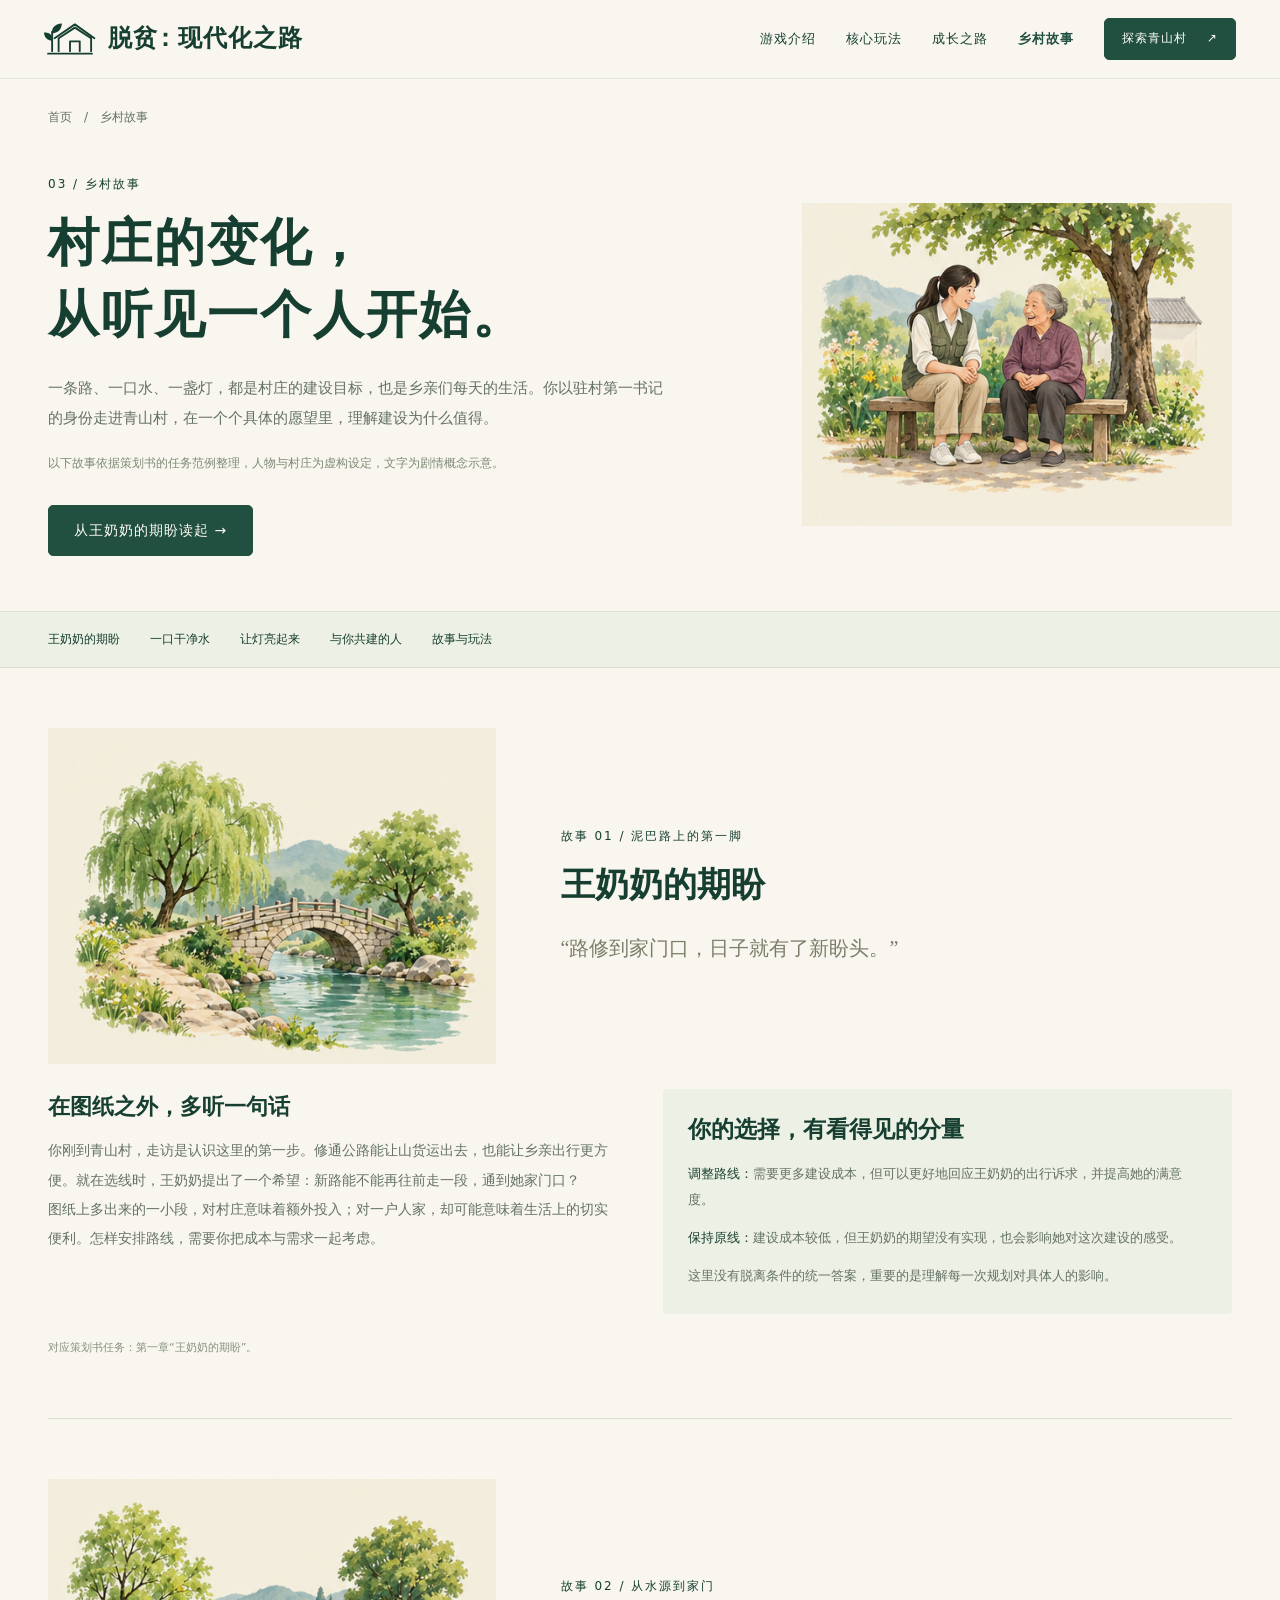
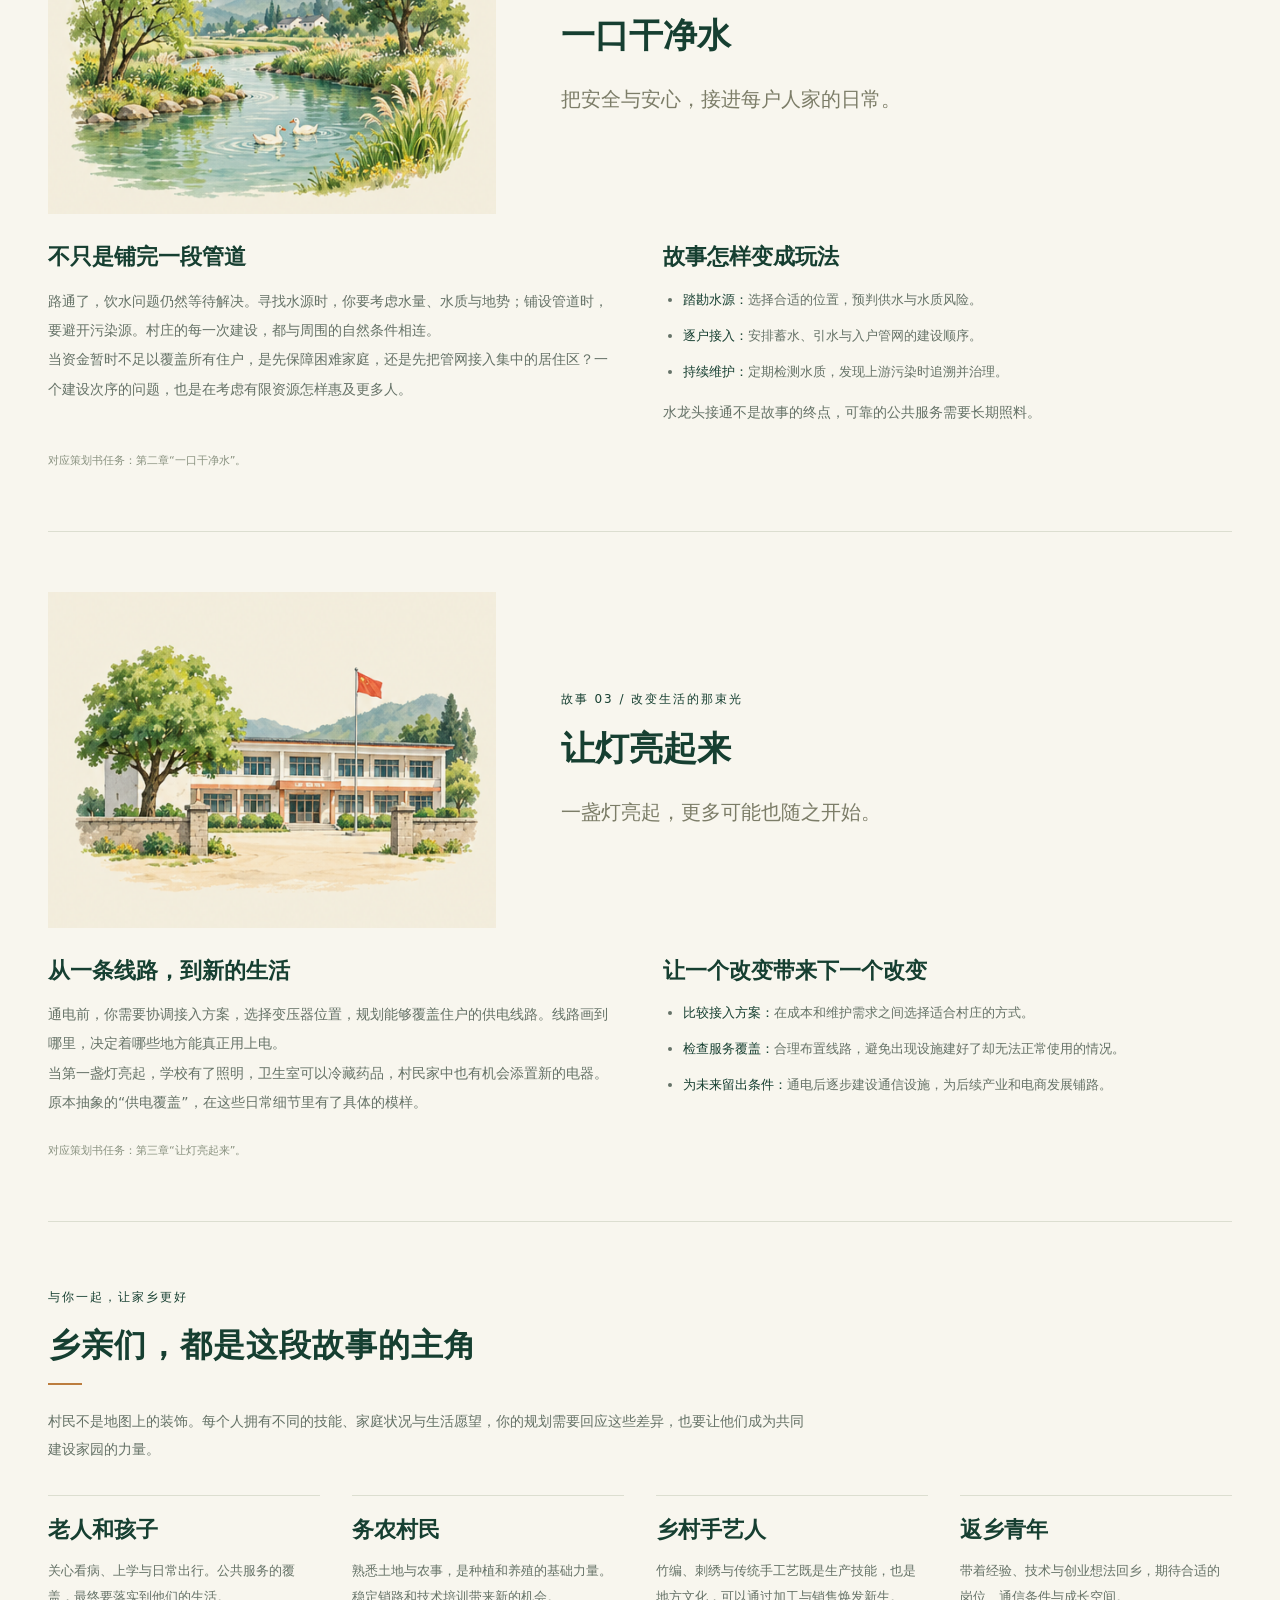
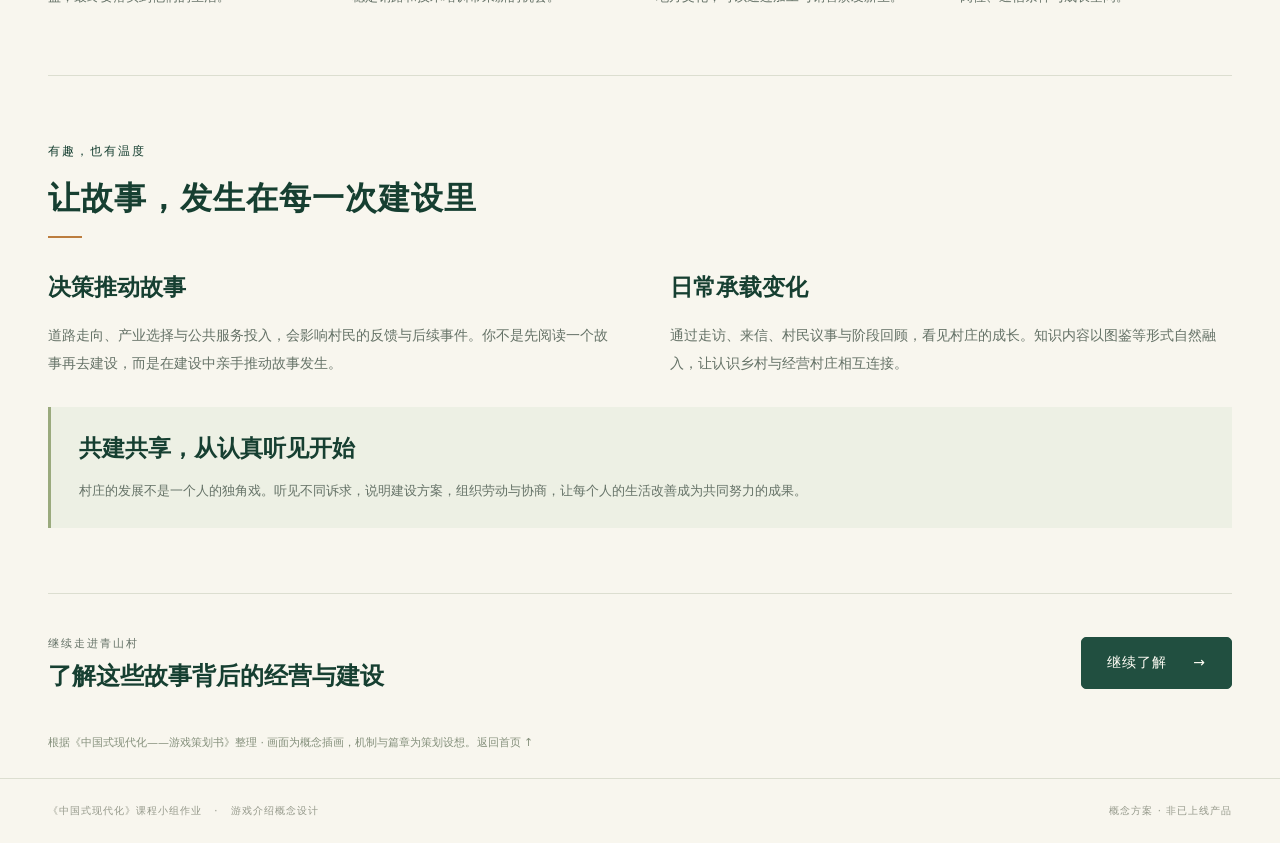
<file: stories.html>
<!doctype html>
<html lang="zh-CN">
<head>
  <meta charset="UTF-8">
  <meta name="viewport" content="width=device-width, initial-scale=1">
  <meta name="theme-color" content="#214f40">
  <meta name="description" content="走进青山村，了解王奶奶的期盼、一口干净水和第一盏灯背后的建设选择与乡村生活。">
  <title>乡村故事｜脱贫：现代化之路</title>
  <link rel="stylesheet" href="styles.css">
  <link rel="stylesheet" href="details.css">
  <script src="script.js" defer></script>
</head>
<body>
  <a class="skip-link" href="#main">跳到主要内容</a>
  <header class="site-header">
    <div class="nav-wrap">
      <a class="brand" href="index.html#intro" aria-label="脱贫：现代化之路 首页">
        <svg viewBox="0 0 64 48" fill="none" aria-hidden="true"><path d="M18 39V23L38 10l20 13v16M13 23 38 6l24 17M32 39V27h12v12M5 42h54M10 39V15"/><path d="M10 26C0 26 0 16 0 16s12-1 10 10ZM10 17C22 17 22 5 22 5S9 5 10 17Z" fill="currentColor" stroke="none"/></svg>
        <span>脱贫<span class="brand-colon">：</span>现代化之路</span>
      </a>
      <button class="menu-toggle" type="button" aria-expanded="false" aria-controls="primary-nav" aria-label="打开导航"><span></span><span></span></button>
      <nav id="primary-nav" aria-label="主导航">
        <a href="index.html#intro">游戏介绍</a><a href="gameplay.html">核心玩法</a><a href="journey.html">成长之路</a><a href="stories.html" aria-current="page">乡村故事</a>
        <a class="button nav-cta" href="journey.html">探索青山村 <span aria-hidden="true">↗</span></a>
      </nav>
    </div>
  </header>
  <main id="main">
    <div class="container breadcrumb" aria-label="面包屑"><a href="index.html">首页</a><span aria-hidden="true">/</span><span>乡村故事</span></div>

    <section class="container detail-hero" aria-labelledby="page-title"><div><p class="section-index">03 / 乡村故事</p><h1 id="page-title">村庄的变化，<br>从听见一个人开始。</h1><p>一条路、一口水、一盏灯，都是村庄的建设目标，也是乡亲们每天的生活。你以驻村第一书记的身份走进青山村，在一个个具体的愿望里，理解建设为什么值得。</p><p class="story-page-note">以下故事依据策划书的任务范例整理，人物与村庄为虚构设定，文字为剧情概念示意。</p><div class="hero-actions"><a class="button" href="#road">从王奶奶的期盼读起 →</a></div></div><div class="scene scene-story" role="img" aria-label="驻村工作者与老人坐在树下交谈"></div></section>
    <nav class="page-toc" aria-label="故事页目录"><div class="container"><a href="#road">王奶奶的期盼</a><a href="#water">一口干净水</a><a href="#light">让灯亮起来</a><a href="#neighbors">与你共建的人</a><a href="#meaning">故事与玩法</a></div></nav>
    <div class="container">
      <article class="story-chapter" id="road" aria-labelledby="road-title"><div class="story-heading"><div class="scene scene-bridge" role="img" aria-label="道路跨过石桥通向村庄"></div><div><p class="section-index">故事 01 / 泥巴路上的第一脚</p><h2 id="road-title">王奶奶的期盼</h2><blockquote>“路修到家门口，日子就有了新盼头。”</blockquote></div></div><div class="story-body"><div><h3>在图纸之外，多听一句话</h3><p>你刚到青山村，走访是认识这里的第一步。修通公路能让山货运出去，也能让乡亲出行更方便。就在选线时，王奶奶提出了一个希望：新路能不能再往前走一段，通到她家门口？</p><p>图纸上多出来的一小段，对村庄意味着额外投入；对一户人家，却可能意味着生活上的切实便利。怎样安排路线，需要你把成本与需求一起考虑。</p></div><aside class="story-choice"><h3>你的选择，有看得见的分量</h3><p><strong>调整路线：</strong>需要更多建设成本，但可以更好地回应王奶奶的出行诉求，并提高她的满意度。</p><p><strong>保持原线：</strong>建设成本较低，但王奶奶的期望没有实现，也会影响她对这次建设的感受。</p><p>这里没有脱离条件的统一答案，重要的是理解每一次规划对具体人的影响。</p></aside></div><p class="section-source">对应策划书任务：第一章“王奶奶的期盼”。</p></article>
      <article class="story-chapter" id="water" aria-labelledby="water-title"><div class="story-heading"><div class="scene scene-river" role="img" aria-label="村庄旁清澈的河流"></div><div><p class="section-index">故事 02 / 从水源到家门</p><h2 id="water-title">一口干净水</h2><blockquote>把安全与安心，接进每户人家的日常。</blockquote></div></div><div class="story-body"><div><h3>不只是铺完一段管道</h3><p>路通了，饮水问题仍然等待解决。寻找水源时，你要考虑水量、水质与地势；铺设管道时，要避开污染源。村庄的每一次建设，都与周围的自然条件相连。</p><p>当资金暂时不足以覆盖所有住户，是先保障困难家庭，还是先把管网接入集中的居住区？一个建设次序的问题，也是在考虑有限资源怎样惠及更多人。</p></div><div><h3>故事怎样变成玩法</h3><ul class="detail-list"><li><strong>踏勘水源：</strong>选择合适的位置，预判供水与水质风险。</li><li><strong>逐户接入：</strong>安排蓄水、引水与入户管网的建设顺序。</li><li><strong>持续维护：</strong>定期检测水质，发现上游污染时追溯并治理。</li></ul><p>水龙头接通不是故事的终点，可靠的公共服务需要长期照料。</p></div></div><p class="section-source">对应策划书任务：第二章“一口干净水”。</p></article>
      <article class="story-chapter" id="light" aria-labelledby="light-title"><div class="story-heading"><div class="scene scene-school" role="img" aria-label="即将接入电力的乡村学校"></div><div><p class="section-index">故事 03 / 改变生活的那束光</p><h2 id="light-title">让灯亮起来</h2><blockquote>一盏灯亮起，更多可能也随之开始。</blockquote></div></div><div class="story-body"><div><h3>从一条线路，到新的生活</h3><p>通电前，你需要协调接入方案，选择变压器位置，规划能够覆盖住户的供电线路。线路画到哪里，决定着哪些地方能真正用上电。</p><p>当第一盏灯亮起，学校有了照明，卫生室可以冷藏药品，村民家中也有机会添置新的电器。原本抽象的“供电覆盖”，在这些日常细节里有了具体的模样。</p></div><div><h3>让一个改变带来下一个改变</h3><ul class="detail-list"><li><strong>比较接入方案：</strong>在成本和维护需求之间选择适合村庄的方式。</li><li><strong>检查服务覆盖：</strong>合理布置线路，避免出现设施建好了却无法正常使用的情况。</li><li><strong>为未来留出条件：</strong>通电后逐步建设通信设施，为后续产业和电商发展铺路。</li></ul></div></div><p class="section-source">对应策划书任务：第三章“让灯亮起来”。</p></article>
      <section class="detail-section" id="neighbors" aria-labelledby="neighbors-title"><p class="section-index">与你一起，让家乡更好</p><h2 class="section-title" id="neighbors-title">乡亲们，都是这段故事的主角</h2><p class="lead-copy">村民不是地图上的装饰。每个人拥有不同的技能、家庭状况与生活愿望，你的规划需要回应这些差异，也要让他们成为共同建设家园的力量。</p><div class="resource-grid"><article><h3>老人和孩子</h3><p>关心看病、上学与日常出行。公共服务的覆盖，最终要落实到他们的生活。</p></article><article><h3>务农村民</h3><p>熟悉土地与农事，是种植和养殖的基础力量。稳定销路和技术培训带来新的机会。</p></article><article><h3>乡村手艺人</h3><p>竹编、刺绣与传统手工艺既是生产技能，也是地方文化，可以通过加工与销售焕发新生。</p></article><article><h3>返乡青年</h3><p>带着经验、技术与创业想法回乡，期待合适的岗位、通信条件与成长空间。</p></article></div></section>
      <section class="detail-section" id="meaning" aria-labelledby="meaning-title"><p class="section-index">有趣，也有温度</p><h2 class="section-title" id="meaning-title">让故事，发生在每一次建设里</h2><div class="split-content"><article><h3>决策推动故事</h3><p>道路走向、产业选择与公共服务投入，会影响村民的反馈与后续事件。你不是先阅读一个故事再去建设，而是在建设中亲手推动故事发生。</p></article><article><h3>日常承载变化</h3><p>通过走访、来信、村民议事与阶段回顾，看见村庄的成长。知识内容以图鉴等形式自然融入，让认识乡村与经营村庄相互连接。</p></article></div><aside class="example-box"><h3>共建共享，从认真听见开始</h3><p>村庄的发展不是一个人的独角戏。听见不同诉求，说明建设方案，组织劳动与协商，让每个人的生活改善成为共同努力的成果。</p></aside></section>
    </div>

    <div class="container"><div class="next-module"><div><span>继续走进青山村</span><p>了解这些故事背后的经营与建设</p></div><a class="button" href="gameplay.html">继续了解 <span aria-hidden="true">→</span></a></div><p class="source-note">根据《中国式现代化——游戏策划书》整理 · 画面为概念插画，机制与篇章为策划设想。<a href="index.html">返回首页 ↑</a></p></div>
  </main>
  <footer class="site-footer"><div class="container footer-inner"><p>《中国式现代化》课程小组作业 <span>·</span> 游戏介绍概念设计</p><p>概念方案 · 非已上线产品</p></div></footer>
</body>
</html>
</file>
<file: styles.css>
:root{--paper:#f8f6ee;--ink:#163f31;--green:#214f40;--muted:#657267;--gold:#bc7d3e;--line:#dcded0;--sage:#eaf0df;--serif:"Noto Serif SC","Source Han Serif SC","Songti SC","STSong","SimSun",serif;--sans:"Microsoft YaHei","PingFang SC",system-ui,sans-serif}
*{box-sizing:border-box}html{scroll-behavior:smooth;scroll-padding-top:100px}body{margin:0;background:var(--paper);color:var(--ink);font-family:var(--sans);font-size:15px;line-height:1.8}button,a{-webkit-tap-highlight-color:transparent}a{color:inherit;text-decoration:none}button{color:inherit;font:inherit;cursor:pointer}button:focus-visible,a:focus-visible,[tabindex]:focus-visible{outline:3px solid var(--gold);outline-offset:6px}button{border:0}img{max-width:100%}h1,h2,h3,p{margin:0}.container{width:min(1200px,calc(100% - 96px));margin-inline:auto}.site-header{position:sticky;top:0;z-index:20;background:rgba(248,246,238,.96);border-bottom:1px solid rgba(33,79,64,.1);backdrop-filter:blur(12px)}.nav-wrap{max-width:1420px;margin:auto;padding:18px 44px;display:flex;align-items:center;justify-content:space-between;gap:24px}.brand{display:flex;align-items:center;gap:12px;white-space:nowrap}.brand svg{width:52px;height:42px;stroke:currentColor;stroke-width:2.3;stroke-linecap:round;stroke-linejoin:round}.brand>span{font:700 24px/1.4 var(--serif);letter-spacing:1px}.brand-colon{margin-left:-5px}#primary-nav{display:flex;align-items:center;gap:30px}#primary-nav>a:not(.button){font-size:13px;letter-spacing:1px;position:relative}#primary-nav>a:not(.button):after{content:"";position:absolute;height:1px;background:var(--green);bottom:-7px;left:0;right:100%;transition:right .2s}#primary-nav>a:hover:after{right:0}.button{display:inline-flex;align-items:center;justify-content:center;gap:26px;background:var(--green);color:#fffdf5;border:1px solid var(--green);border-radius:5px;padding:12px 25px;font-size:14px;letter-spacing:1px;transition:background .2s,transform .2s}.button:hover{background:#163d30;transform:translateY(-2px)}.button-outline{color:var(--green);background:rgba(248,246,238,.7)}.button-outline:hover{background:#e7ecde}.nav-cta{font-size:12px;padding:9px 17px;gap:20px}.menu-toggle{display:none}.hero{position:relative;min-height:720px;overflow:hidden;isolation:isolate;display:flex;align-items:center}.hero-art{position:absolute;z-index:-3;width:100%;height:100%;object-fit:cover;object-position:center 55%;inset:0}.hero-shade{position:absolute;inset:0;z-index:-2;background:linear-gradient(90deg,var(--paper) 0%,rgba(248,246,238,.98) 19%,rgba(248,246,238,.77) 35%,transparent 63%),linear-gradient(0deg,var(--paper),transparent 12%)}.hero-content{padding-block:55px 65px}.eyebrow{font-size:12px;letter-spacing:3px;margin-bottom:30px}.tiny-leaf{color:#7b8e56;margin-right:7px}.hero h1{font-family:var(--serif);font-weight:900;line-height:1.08;letter-spacing:2px}.title-main{font-size:clamp(90px,9vw,132px);display:block;position:relative;width:fit-content}.title-sub{display:block;font-size:clamp(43px,4.7vw,65px);margin-top:7px;letter-spacing:1px}.title-leaf{position:absolute;width:28px;height:14px;right:-3px;top:4px;border-radius:0 85% 0 85%;background:#6f8644;transform:rotate(-22deg)}.brush{width:300px;height:22px;color:#b9743e;margin-top:8px;display:block}.hero-tagline{font:700 29px/1.6 var(--serif);letter-spacing:4px;margin:24px 0 8px}.hero-description{font-size:14px;letter-spacing:1px;color:#43544a}.hero-actions{display:flex;gap:18px;margin-top:30px}.hero-genres{font-size:11px;letter-spacing:3px;color:#677367;margin-top:58px}.hero-genres i{font-style:normal;margin:0 16px;color:#a0aa97}.art-caption{position:absolute;bottom:30px;right:44px;font-size:10px;letter-spacing:2px;color:#5f6c60}.section-space{padding:74px 0}.section-index{font-size:12px;letter-spacing:2px;margin-bottom:12px}.section-index span{margin:0 6px;color:#9aa78b}.section-title{font-family:var(--serif);font-size:clamp(28px,3.1vw,42px);line-height:1.5;font-weight:700;letter-spacing:1px}.section-title:after{content:"";display:block;width:34px;height:2px;background:var(--gold);margin-top:14px}.section-intro{margin-top:18px;color:#647062;font-size:14px;letter-spacing:1px}.gameplay{padding-top:36px}.gameplay-grid{display:grid;grid-template-columns:repeat(4,1fr);gap:28px;margin-top:34px}.gameplay-item{text-align:left;background:none;padding:0;min-width:0}.scene{display:block;width:100%;aspect-ratio:4/3;background-image:url('assets/village-scenes.png');background-size:200% 400%;background-repeat:no-repeat;mix-blend-mode:multiply;transition:transform .35s}.scene-bridge{background-position:0 0}.scene-tea{background-position:100% 0}.scene-school{background-position:0 33.333333%}.scene-river{background-position:100% 33.333333%}.scene-early{background-position:0 66.666667%}.scene-improved{background-position:100% 66.666667%}.scene-modern{background-position:0 100%}.scene-story{background-position:100% 100%}.gameplay-item:hover .scene{transform:translateY(-5px)}.item-heading{display:flex;align-items:baseline;gap:14px;margin-top:14px;padding-top:15px;border-top:1px solid var(--line)}.item-heading em{color:var(--gold);font:italic 22px var(--serif)}.item-heading strong{font:700 21px var(--serif)}.item-arrow{margin-left:auto;opacity:.4;transition:opacity .2s}.gameplay-item:hover .item-arrow{opacity:1}.item-description{display:block;color:#6c7468;font-size:12px;margin-top:9px;padding-left:38px;white-space:nowrap}.interaction-hint{font-size:11px;letter-spacing:1px;color:#7f8979;text-align:right;margin-top:26px}.interaction-hint span{margin-left:8px}.journey{background:linear-gradient(110deg,#eaf0df,#eff2e6);border-block:1px solid #e3e8d8}.section-heading-row{display:flex;justify-content:space-between;align-items:center}.journey-note{text-align:right;font-size:12px;color:#78846e;letter-spacing:1px;line-height:2}.stage-tabs{display:grid;grid-template-columns:repeat(3,1fr);gap:45px;margin-top:24px}.stage{background:transparent;padding:0;text-align:center;position:relative;border-radius:5px}.stage .scene{opacity:.8;transition:opacity .25s,transform .25s}.stage:hover .scene,.stage[aria-selected=true] .scene{opacity:1;transform:translateY(-4px)}.stage-line{display:flex;align-items:center;justify-content:center;gap:13px;position:relative;margin-top:12px}.stage-line:after{content:"";position:absolute;left:calc(50% + 90px);width:calc(100% - 134px);height:1px;background:#a6b79a;pointer-events:none}.stage:last-child .stage-line:after{display:none}.stage-line strong{font:700 24px var(--serif)}.stage-dot{height:22px;width:22px;border:1px solid #b5c1a7;border-radius:50%;font-size:11px;line-height:20px;transition:background .2s,color .2s}.stage[aria-selected=true] .stage-dot{background:var(--green);border-color:var(--green);color:#fff}.stage-subtitle{display:block;font-size:12px;color:#728069;letter-spacing:1px;margin:9px 0 0 32px}.stage-panel{margin-top:38px;padding-top:26px;border-top:1px solid #cdd7c1;display:grid;grid-template-columns:1fr 1.15fr;gap:50px}.panel-label{font-size:11px;letter-spacing:2px;color:#7a886d}.stage-panel h3{font:700 23px/1.7 var(--serif);margin-top:5px}.stage-panel>p{font-size:13px;line-height:2.1;color:#65725d}.story-grid{display:grid;grid-template-columns:1.05fr 1fr;gap:76px;align-items:center}.story-art .scene{width:100%}.story-art-caption{display:block;text-align:center;font-size:10px;letter-spacing:2px;color:#8b917e;margin-top:10px}.stories .section-title{font-size:clamp(28px,2.9vw,39px)}blockquote{margin:24px 0 15px;font-family:var(--serif);font-size:21px;color:#7c7d68}.story-description{font-size:13px;line-height:2.1;color:#7a8072;max-width:385px}.text-link{display:inline-flex;align-items:center;gap:24px;border-bottom:1px solid var(--green);background:none;padding:0 0 4px;font-size:13px;letter-spacing:1px;transition:gap .2s}.text-link:hover{gap:32px}.story-copy .text-link{margin-top:25px}.closing-inner{border-top:1px solid var(--line);padding-block:32px;display:flex;align-items:center;gap:20px}.closing-mark{font-size:35px;color:#819466}.closing-inner>p{font:18px/1.8 var(--serif);letter-spacing:1px}.closing .text-link{margin-left:auto;font-size:12px}.site-footer{border-top:1px solid var(--line);color:#95998b;font-size:10px;letter-spacing:1px}.footer-inner{padding-block:23px;display:flex;justify-content:space-between;gap:16px}.footer-inner span{margin:0 8px}.mobile-break{display:none}.skip-link{position:fixed;left:20px;top:-80px;padding:10px 20px;background:var(--green);color:white;z-index:100}.skip-link:focus{top:10px}
@media(min-width:1600px){.hero{min-height:800px}.hero-art{object-position:center 60%}}
@media(max-width:1100px){.nav-wrap{padding:14px 28px}.brand>span{font-size:20px}#primary-nav{gap:18px}.brand svg{width:42px}.container{width:calc(100% - 64px)}.hero{min-height:680px}.hero-shade{background:linear-gradient(90deg,var(--paper),rgba(248,246,238,.91) 26%,rgba(248,246,238,.45) 50%,transparent 80%),linear-gradient(0deg,var(--paper),transparent 15%)}.gameplay-grid{gap:18px}.item-heading{gap:8px}.item-heading strong{font-size:19px}.item-description{font-size:11px;padding-left:0}.story-grid{gap:40px}.stage-tabs{gap:22px}}
@media(max-width:800px){html{scroll-padding-top:90px}.nav-wrap{padding:13px 24px}.brand>span{font-size:21px}.brand svg{width:38px;height:35px}.menu-toggle{display:flex;flex-direction:column;gap:6px;justify-content:center;padding:10px;background:none;width:42px;height:42px}.menu-toggle span{height:1.5px;width:22px;background:var(--green);transition:transform .2s}.menu-toggle[aria-expanded=true] span:first-child{transform:translateY(3.75px) rotate(45deg)}.menu-toggle[aria-expanded=true] span:last-child{transform:translateY(-3.75px) rotate(-45deg)}#primary-nav{display:none;position:absolute;top:100%;left:0;right:0;flex-direction:column;align-items:stretch;padding:20px 30px 28px;background:var(--paper);box-shadow:0 14px 20px #173e3010;gap:20px}#primary-nav.is-open{display:flex}.nav-cta{align-self:start}.hero{min-height:700px;align-items:flex-start}.hero-content{padding-top:43px;padding-bottom:230px}.title-main{font-size:94px}.title-sub{font-size:46px}.hero-art{height:72%;top:auto;bottom:0;object-position:67% 65%;width:100%;opacity:.9}.hero-shade{background:linear-gradient(180deg,var(--paper) 0%,var(--paper) 21%,rgba(248,246,238,.85) 39%,transparent 66%),linear-gradient(0deg,var(--paper),transparent 9%)}.hero-tagline{font-size:24px;margin-top:18px}.hero-description{font-size:13px}.eyebrow{font-size:11px;margin-bottom:25px;letter-spacing:2px}.hero-genres{position:absolute;bottom:20px;margin:0;font-size:10px;letter-spacing:1px}.art-caption{right:24px;bottom:24px;font-size:9px;letter-spacing:0}.hero-actions{margin-top:22px}.button{padding:10px 19px;font-size:12px;gap:16px}.section-space{padding:55px 0}.gameplay{padding-top:20px}.gameplay-grid{grid-template-columns:repeat(2,1fr);gap:28px}.item-heading strong{font-size:22px}.item-description{padding-left:35px;font-size:12px}.section-title{font-size:32px}.section-intro{font-size:12px}.journey-note{display:none}.stage-tabs{gap:12px;margin-top:32px}.stage-line{gap:7px}.stage-line strong{font-size:19px}.stage-dot{width:18px;height:18px;line-height:16px;font-size:10px}.stage-line:after{display:none}.stage-subtitle{font-size:10px;letter-spacing:0;margin-left:0}.stage-panel{grid-template-columns:1fr;gap:10px}.stage-panel h3{font-size:22px}.story-grid{gap:25px}.stories .section-title{font-size:27px}blockquote{font-size:17px}.story-description{font-size:12px}.footer-inner{flex-direction:column;gap:4px}.closing-inner>p{font-size:16px}.closing-inner{gap:12px}.closing-mark{font-size:28px}}
@media(max-width:520px){.container{width:calc(100% - 40px)}.nav-wrap{padding:10px 18px}.brand{gap:7px}.brand>span{font-size:18px;letter-spacing:0}.brand svg{width:34px}.hero-content{padding-top:35px}.hero{min-height:720px}.hero-art{height:61%;object-position:64% 70%}.hero-shade{background:linear-gradient(180deg,var(--paper) 0%,var(--paper) 30%,rgba(248,246,238,.8) 46%,transparent 72%),linear-gradient(0deg,var(--paper),transparent 12%)}.title-main{font-size:86px}.title-sub{font-size:40px}.brush{width:240px;height:18px}.eyebrow{font-size:10px;letter-spacing:1px}.hero-tagline{font-size:23px;letter-spacing:2px;margin-top:17px}.hero-description{line-height:1.9}.hero-actions{gap:10px}.hero-genres i{margin-inline:10px}.hero-genres{bottom:18px}.art-caption{bottom:44px}.mobile-break{display:block}.section-title{font-size:29px;letter-spacing:0}.gameplay-grid{gap:24px 18px;margin-top:20px}.item-heading{gap:8px;padding-top:10px;margin-top:5px}.item-heading strong{font-size:19px}.item-heading em{font-size:19px}.item-description{font-size:10px;padding-left:0}.interaction-hint{text-align:left;font-size:10px}.stage-tabs{gap:6px}.stage .scene{aspect-ratio:4/3}.stage-line{flex-direction:column;gap:8px;margin-top:8px}.stage-line strong{font-size:18px}.stage-subtitle{font-size:9px}.stage-panel{margin-top:27px;padding-top:20px}.stage-panel h3{font-size:20px}.stage-panel>p{font-size:12px}.story-grid{grid-template-columns:1fr;gap:30px}.story-art{max-width:420px;order:2}.story-copy{order:1}.stories .section-title{font-size:29px}.story-description{max-width:none}.closing-inner{align-items:center}.closing-inner>p{font-size:14px}.closing .text-link{font-size:10px;gap:10px;white-space:nowrap}.closing-mark{display:none}.footer-inner{font-size:9px}}
@media(prefers-reduced-motion:reduce){html{scroll-behavior:auto}*,*:before,*:after{transition:none!important;animation:none!important}}
</file>
<file: details.css>
/* 详情页复用首页的色彩、插画和字体。 */
.breadcrumb{display:flex;gap:12px;align-items:center;font-size:12px;color:var(--muted);padding-top:28px}.breadcrumb a:hover{color:var(--ink);text-decoration:underline}.detail-hero{display:grid;grid-template-columns:1.15fr .85fr;gap:70px;align-items:center;padding-block:45px 55px}.detail-hero h1{font:700 clamp(36px,4vw,58px)/1.4 var(--serif);letter-spacing:2px;margin-bottom:22px}.detail-hero p:not(.section-index){max-width:620px;font-size:15px;color:var(--muted);line-height:2}.detail-hero .scene{max-width:430px;justify-self:end}.detail-hero .hero-actions{flex-wrap:wrap}.page-toc{background:#edf0e4;border-block:1px solid var(--line)}.page-toc .container{display:flex;gap:30px;flex-wrap:wrap;padding-block:17px;font-size:12px}.page-toc a:hover{text-decoration:underline;text-underline-offset:5px}#primary-nav a[aria-current=page]{font-weight:700;color:var(--green)}.detail-section{padding-block:65px}.detail-section+.detail-section{border-top:1px solid var(--line)}.detail-section .section-title{font-size:32px}.lead-copy{max-width:760px;color:var(--muted);font-size:14px;line-height:2;margin-top:22px}.cycle-list{display:grid;grid-template-columns:repeat(5,1fr);list-style:none;padding:0;margin:35px 0 0;gap:24px;counter-reset:steps}.cycle-list li{border-top:1px solid #b8c6ac;padding-top:18px;position:relative}.cycle-list li:before{counter-increment:steps;content:"0" counter(steps);display:block;font:italic 24px var(--serif);color:var(--gold);margin-bottom:8px}.cycle-list h3{font:700 20px var(--serif);margin-bottom:10px}.cycle-list p{font-size:12px;color:var(--muted);line-height:2}.mode-row{display:grid;grid-template-columns:.7fr 1.3fr;gap:70px;align-items:center;padding-block:45px;border-bottom:1px solid var(--line);scroll-margin-top:110px}.mode-row:nth-child(even) .mode-art{order:2}.mode-row:last-child{border:0;padding-bottom:0}.mode-row h3{font:700 28px/1.6 var(--serif);margin-bottom:15px}.mode-row p{font-size:14px;color:var(--muted);line-height:2}.mode-row ul,.detail-list{padding-left:20px;color:var(--muted);font-size:13px;line-height:2}.mode-row li,.detail-list li{margin-bottom:10px}.mode-row strong,.detail-list strong{color:var(--ink);font-weight:500}.mini-label{font-size:11px!important;letter-spacing:2px;color:var(--gold)!important;margin-bottom:8px!important}.example-box{background:#edf0e4;border-left:3px solid #9aaa7d;padding:24px 28px;margin-top:30px}.example-box h3{font:700 23px/1.6 var(--serif);margin-bottom:10px}.example-box p{font-size:13px;color:var(--muted);line-height:2}.resource-grid{display:grid;grid-template-columns:repeat(4,1fr);gap:32px;margin-top:32px}.resource-grid article{border-top:1px solid var(--line);padding-top:19px}.resource-grid h3{font:700 22px var(--serif);margin-bottom:13px}.resource-grid p{font-size:13px;line-height:2;color:var(--muted)}.resource-extra{font-size:12px;color:var(--muted);margin-top:28px}.split-content{display:grid;grid-template-columns:1fr 1fr;gap:60px;margin-top:30px}.split-content h3{font:700 23px/1.7 var(--serif);margin-bottom:14px}.split-content p{font-size:14px;line-height:2;color:var(--muted)}.chapter{display:grid;grid-template-columns:.85fr 1.15fr;gap:65px;padding-block:60px;border-bottom:1px solid var(--line);scroll-margin-top:105px}.chapter:last-child{border:0}.chapter-art .scene{margin:10px 0 20px}.chapter-summary{font-size:13px;line-height:2;color:var(--muted)}.chapter h2{font:700 34px/1.6 var(--serif);margin-bottom:12px}.chapter h3{font:700 22px var(--serif);margin-top:27px}.chapter ol{padding-left:22px;font-size:13px;line-height:2;color:var(--muted)}.chapter ol li{padding-left:5px;margin-bottom:12px}.chapter strong{font-weight:500;color:var(--ink)}.chapter-tags{display:flex;flex-wrap:wrap;gap:8px;margin-top:22px}.chapter-tags span{font-size:11px;color:#63735a;border:1px solid #ccd7bf;padding:3px 10px;border-radius:3px}.chapter-goal{margin-top:25px;padding-top:20px;border-top:1px solid var(--line);font-size:13px;line-height:2;color:var(--muted)}.chapter-goal strong{display:block;color:var(--ink);margin-bottom:5px}.task-list{display:grid;gap:16px;margin-top:30px}.task-list article{display:grid;grid-template-columns:45px 1fr;gap:16px;border-top:1px solid var(--line);padding-top:20px}.task-list em{font:italic 26px var(--serif);color:var(--gold)}.task-list h3{font:700 22px/1.6 var(--serif);margin-bottom:8px}.task-list p{font-size:13px;color:var(--muted);line-height:2}.story-page-note{font-size:12px!important;color:#7e8976!important;margin-top:18px}.story-chapter{padding-block:60px;border-bottom:1px solid var(--line);scroll-margin-top:100px}.story-chapter:last-child{border:0}.story-heading{display:grid;grid-template-columns:.8fr 1.2fr;gap:65px;align-items:center;margin-bottom:25px}.story-heading h2{font:700 34px/1.5 var(--serif);margin-bottom:20px}.story-heading blockquote{font-size:20px;margin:0}.story-body{display:grid;grid-template-columns:1fr 1fr;gap:45px}.story-body p{font-size:14px;line-height:2.1;color:var(--muted)}.story-body h3{font:700 22px/1.6 var(--serif);margin-bottom:12px}.story-body .detail-list{margin-top:0}.story-choice{padding:25px;background:#edf0e4;border-radius:4px}.story-choice h3{font:700 23px var(--serif);margin:0 0 16px}.story-choice p{font-size:13px;line-height:2;color:var(--muted)}.story-choice p+p{margin-top:12px}.story-choice strong{color:var(--ink);font-weight:500}.next-module{border-top:1px solid var(--line);padding-block:35px;display:flex;justify-content:space-between;align-items:center;gap:25px}.next-module p{font:700 24px/1.7 var(--serif)}.next-module>div>span{font-size:11px;color:var(--muted);letter-spacing:2px}.module-action{display:flex;align-items:center;gap:25px;margin-top:30px;flex-wrap:wrap}.module-action>p{font-size:12px;color:var(--muted)}.source-note{font-size:11px;color:#85907c;line-height:2;padding-bottom:24px}.module-link{margin-top:25px}.stage-panel-action{display:flex;justify-content:flex-end;margin-top:22px}.gameplay-item{display:block}.gameplay-item:focus-visible{border-radius:3px}.section-source{font-size:11px;color:#88917f;margin-top:24px}
@media(max-width:800px){.detail-hero{gap:30px;padding-block:35px}.detail-hero h1{font-size:36px}.detail-hero p:not(.section-index){font-size:13px}.cycle-list{grid-template-columns:repeat(3,1fr)}.mode-row{gap:35px}.mode-row h3{font-size:25px}.detail-section{padding-block:45px}.resource-grid{grid-template-columns:repeat(2,1fr)}.split-content{gap:30px}.chapter{gap:30px}.chapter h2,.story-heading h2{font-size:29px}.story-heading{gap:30px}.story-body{gap:28px}.page-toc .container{gap:14px 24px}.story-body p{font-size:13px}}
@media(max-width:520px){.detail-hero{grid-template-columns:1fr;gap:18px;padding-block:30px}.detail-hero h1{font-size:33px}.detail-hero .scene{width:75%;justify-self:center}.breadcrumb{font-size:11px;padding-top:20px}.detail-hero .hero-actions{margin-top:20px}.page-toc .container{font-size:11px;gap:10px 20px}.cycle-list{grid-template-columns:1fr 1fr;gap:22px}.cycle-list li:last-child{grid-column:1/-1}.mode-row{grid-template-columns:1fr;gap:16px;padding-block:30px}.mode-art{max-width:260px;justify-self:center;width:100%}.mode-row:nth-child(even) .mode-art{order:0}.mode-row h3{font-size:24px}.mode-row p{font-size:13px}.detail-section .section-title{font-size:27px}.resource-grid{gap:24px}.resource-grid h3{font-size:20px}.resource-grid p{font-size:12px}.split-content{grid-template-columns:1fr;gap:30px}.chapter{grid-template-columns:1fr;gap:24px;padding-block:40px}.chapter-art .scene{max-width:300px;margin-inline:auto}.chapter h2{font-size:28px}.chapter-art{border-bottom:1px solid var(--line);padding-bottom:20px}.chapter h3{margin-top:0}.story-heading{grid-template-columns:1fr;gap:20px}.story-heading .scene{max-width:300px;margin:auto}.story-body{grid-template-columns:1fr;gap:25px}.story-chapter{padding-block:40px}.story-heading h2{font-size:28px}.story-choice{padding:22px}.next-module{align-items:flex-start;flex-direction:column}.next-module p{font-size:22px}.module-action{gap:14px}.stage-panel-action{justify-content:flex-start}}
</file>
